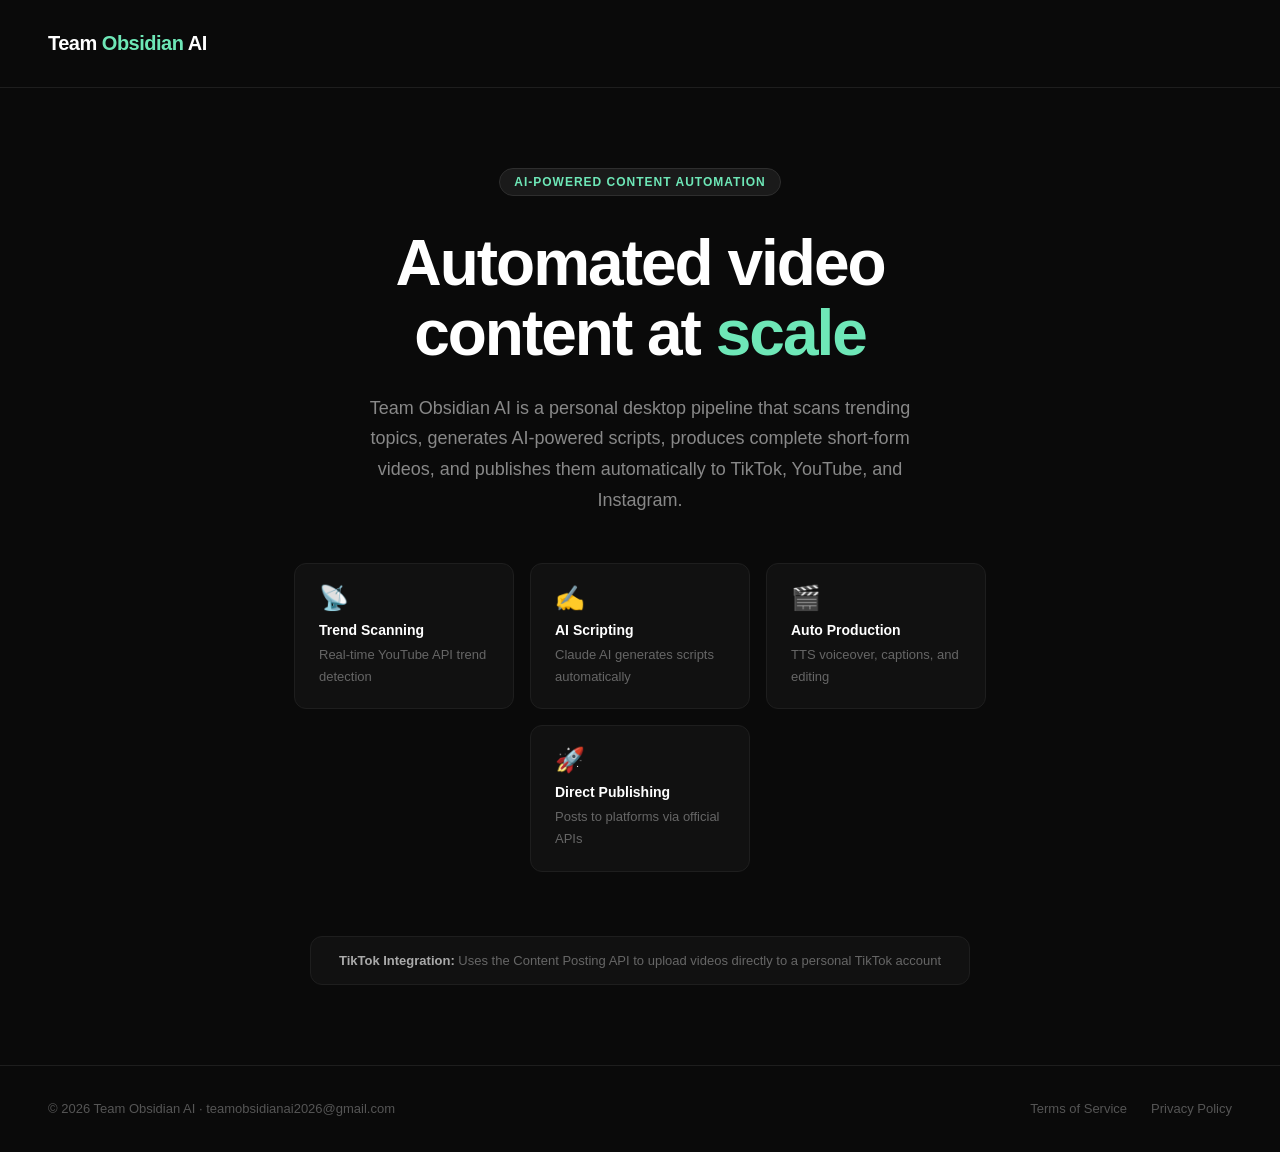
<file: index.html>
<!DOCTYPE html>
<html lang="en">
<head>
  <meta charset="UTF-8" />
  <meta name="viewport" content="width=device-width, initial-scale=1.0"/>
  <title>Team Obsidian AI</title>
  <style>
    * { margin: 0; padding: 0; box-sizing: border-box; }
    body {
      font-family: -apple-system, BlinkMacSystemFont, 'Segoe UI', sans-serif;
      background: #0a0a0a;
      color: #f0f0f0;
      min-height: 100vh;
      display: flex;
      flex-direction: column;
    }
    header {
      padding: 32px 48px;
      border-bottom: 1px solid #1e1e1e;
    }
    .logo {
      font-size: 20px;
      font-weight: 700;
      letter-spacing: -0.5px;
      color: #fff;
    }
    .logo span { color: #6ee7b7; }
    main {
      flex: 1;
      display: flex;
      flex-direction: column;
      align-items: center;
      justify-content: center;
      padding: 80px 24px;
      text-align: center;
    }
    .badge {
      display: inline-block;
      background: #1a1a1a;
      border: 1px solid #2e2e2e;
      color: #6ee7b7;
      font-size: 12px;
      font-weight: 600;
      letter-spacing: 1px;
      text-transform: uppercase;
      padding: 6px 14px;
      border-radius: 100px;
      margin-bottom: 32px;
    }
    h1 {
      font-size: clamp(36px, 6vw, 64px);
      font-weight: 800;
      letter-spacing: -2px;
      line-height: 1.1;
      margin-bottom: 24px;
      color: #fff;
    }
    h1 span { color: #6ee7b7; }
    p {
      font-size: 18px;
      color: #888;
      line-height: 1.7;
      max-width: 560px;
      margin-bottom: 48px;
    }
    .features {
      display: flex;
      flex-wrap: wrap;
      gap: 16px;
      justify-content: center;
      max-width: 700px;
      margin-bottom: 64px;
    }
    .feature {
      background: #111;
      border: 1px solid #1e1e1e;
      border-radius: 12px;
      padding: 20px 24px;
      text-align: left;
      flex: 1;
      min-width: 200px;
      max-width: 220px;
    }
    .feature-icon { font-size: 24px; margin-bottom: 10px; }
    .feature h3 { font-size: 14px; font-weight: 600; color: #fff; margin-bottom: 6px; }
    .feature p { font-size: 13px; color: #666; margin: 0; }
    .tiktok-badge {
      background: #111;
      border: 1px solid #1e1e1e;
      border-radius: 12px;
      padding: 16px 28px;
      font-size: 13px;
      color: #666;
    }
    .tiktok-badge strong { color: #aaa; }
    footer {
      padding: 32px 48px;
      border-top: 1px solid #1e1e1e;
      display: flex;
      justify-content: space-between;
      align-items: center;
      flex-wrap: wrap;
      gap: 16px;
    }
    footer p { font-size: 13px; color: #555; margin: 0; }
    footer nav { display: flex; gap: 24px; }
    footer a { font-size: 13px; color: #555; text-decoration: none; }
    footer a:hover { color: #6ee7b7; }
  </style>
</head>
<body>
  <header>
    <div class="logo">Team <span>Obsidian</span> AI</div>
  </header>

  <main>
    <div class="badge">AI-Powered Content Automation</div>
    <h1>Automated video<br/>content at <span>scale</span></h1>
    <p>Team Obsidian AI is a personal desktop pipeline that scans trending topics, generates AI-powered scripts, produces complete short-form videos, and publishes them automatically to TikTok, YouTube, and Instagram.</p>

    <div class="features">
      <div class="feature">
        <div class="feature-icon">📡</div>
        <h3>Trend Scanning</h3>
        <p>Real-time YouTube API trend detection</p>
      </div>
      <div class="feature">
        <div class="feature-icon">✍️</div>
        <h3>AI Scripting</h3>
        <p>Claude AI generates scripts automatically</p>
      </div>
      <div class="feature">
        <div class="feature-icon">🎬</div>
        <h3>Auto Production</h3>
        <p>TTS voiceover, captions, and editing</p>
      </div>
      <div class="feature">
        <div class="feature-icon">🚀</div>
        <h3>Direct Publishing</h3>
        <p>Posts to platforms via official APIs</p>
      </div>
    </div>

    <div class="tiktok-badge">
      <strong>TikTok Integration:</strong> Uses the Content Posting API to upload videos directly to a personal TikTok account
    </div>
  </main>

  <footer>
    <p>© 2026 Team Obsidian AI · teamobsidianai2026@gmail.com</p>
    <nav>
      <a href="/terms.html">Terms of Service</a>
      <a href="/privacy.html">Privacy Policy</a>
    </nav>
  </footer>
</body>
</html>
</file>
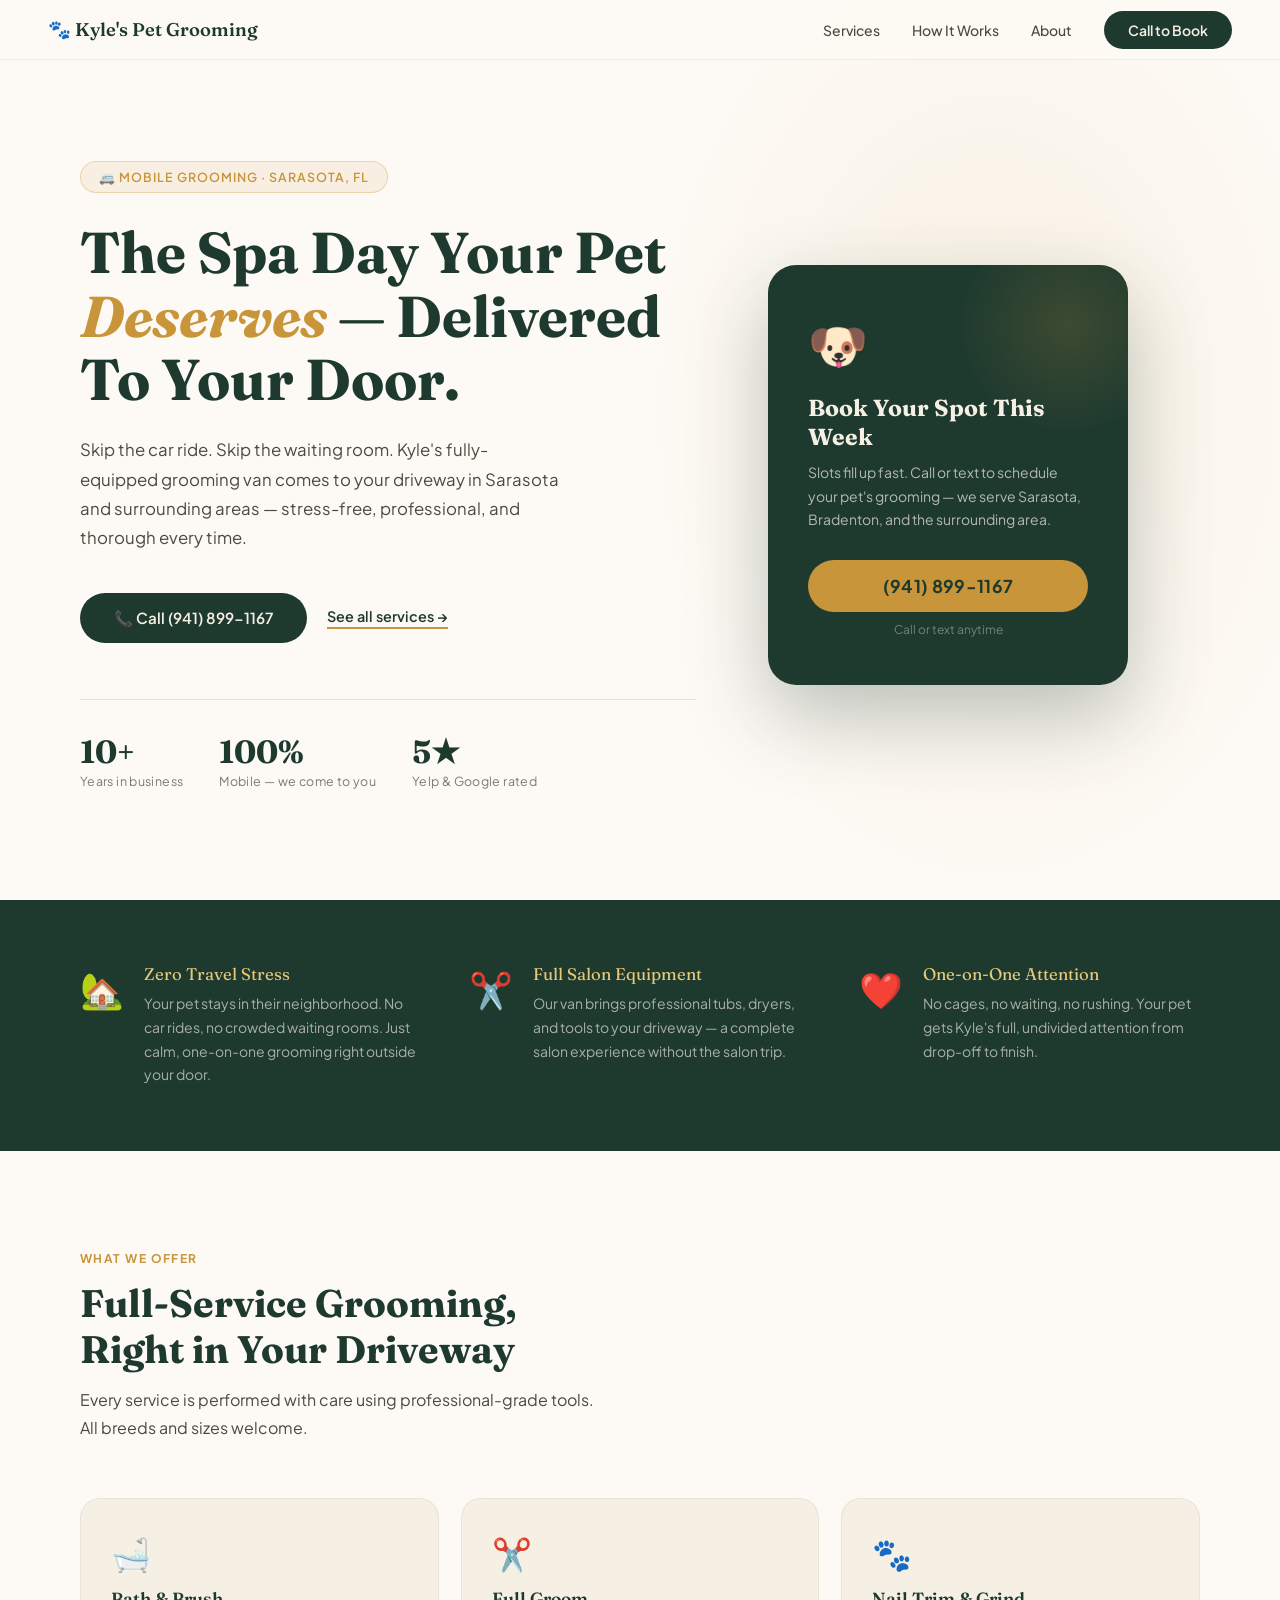
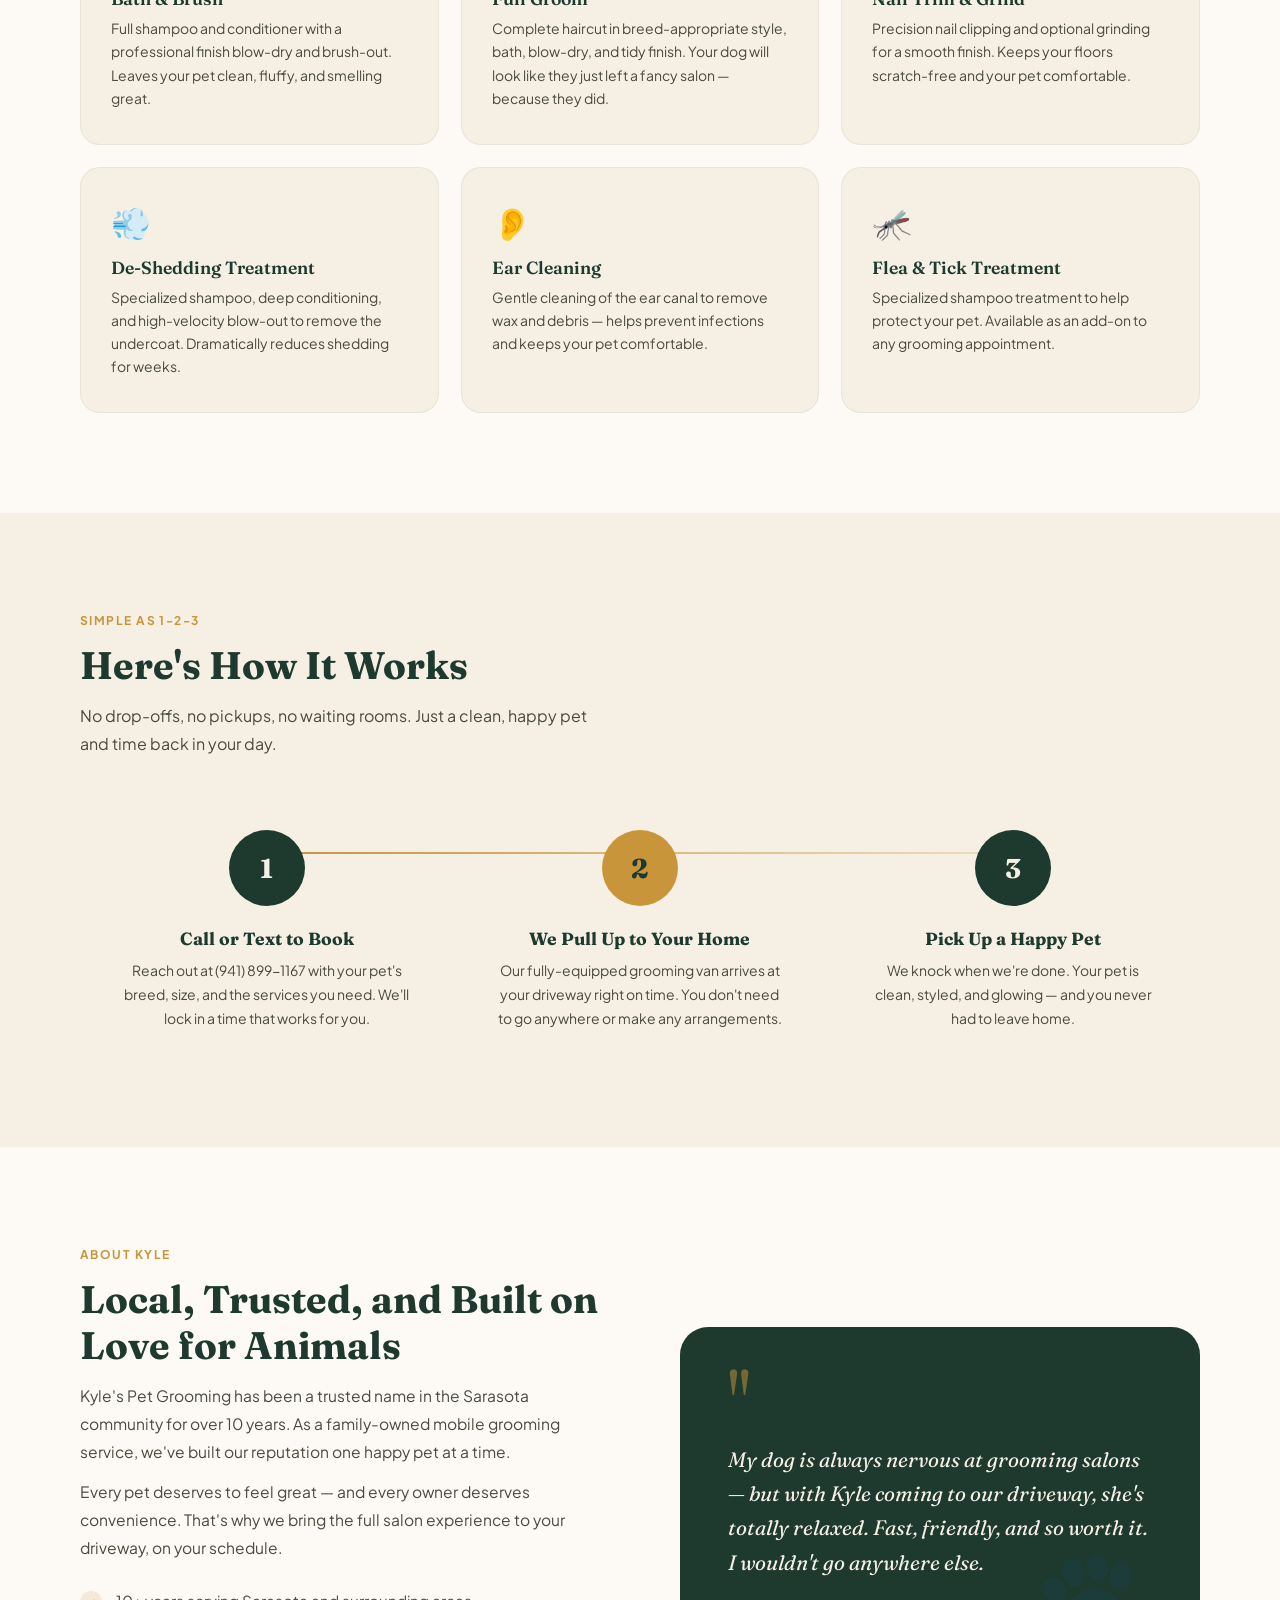
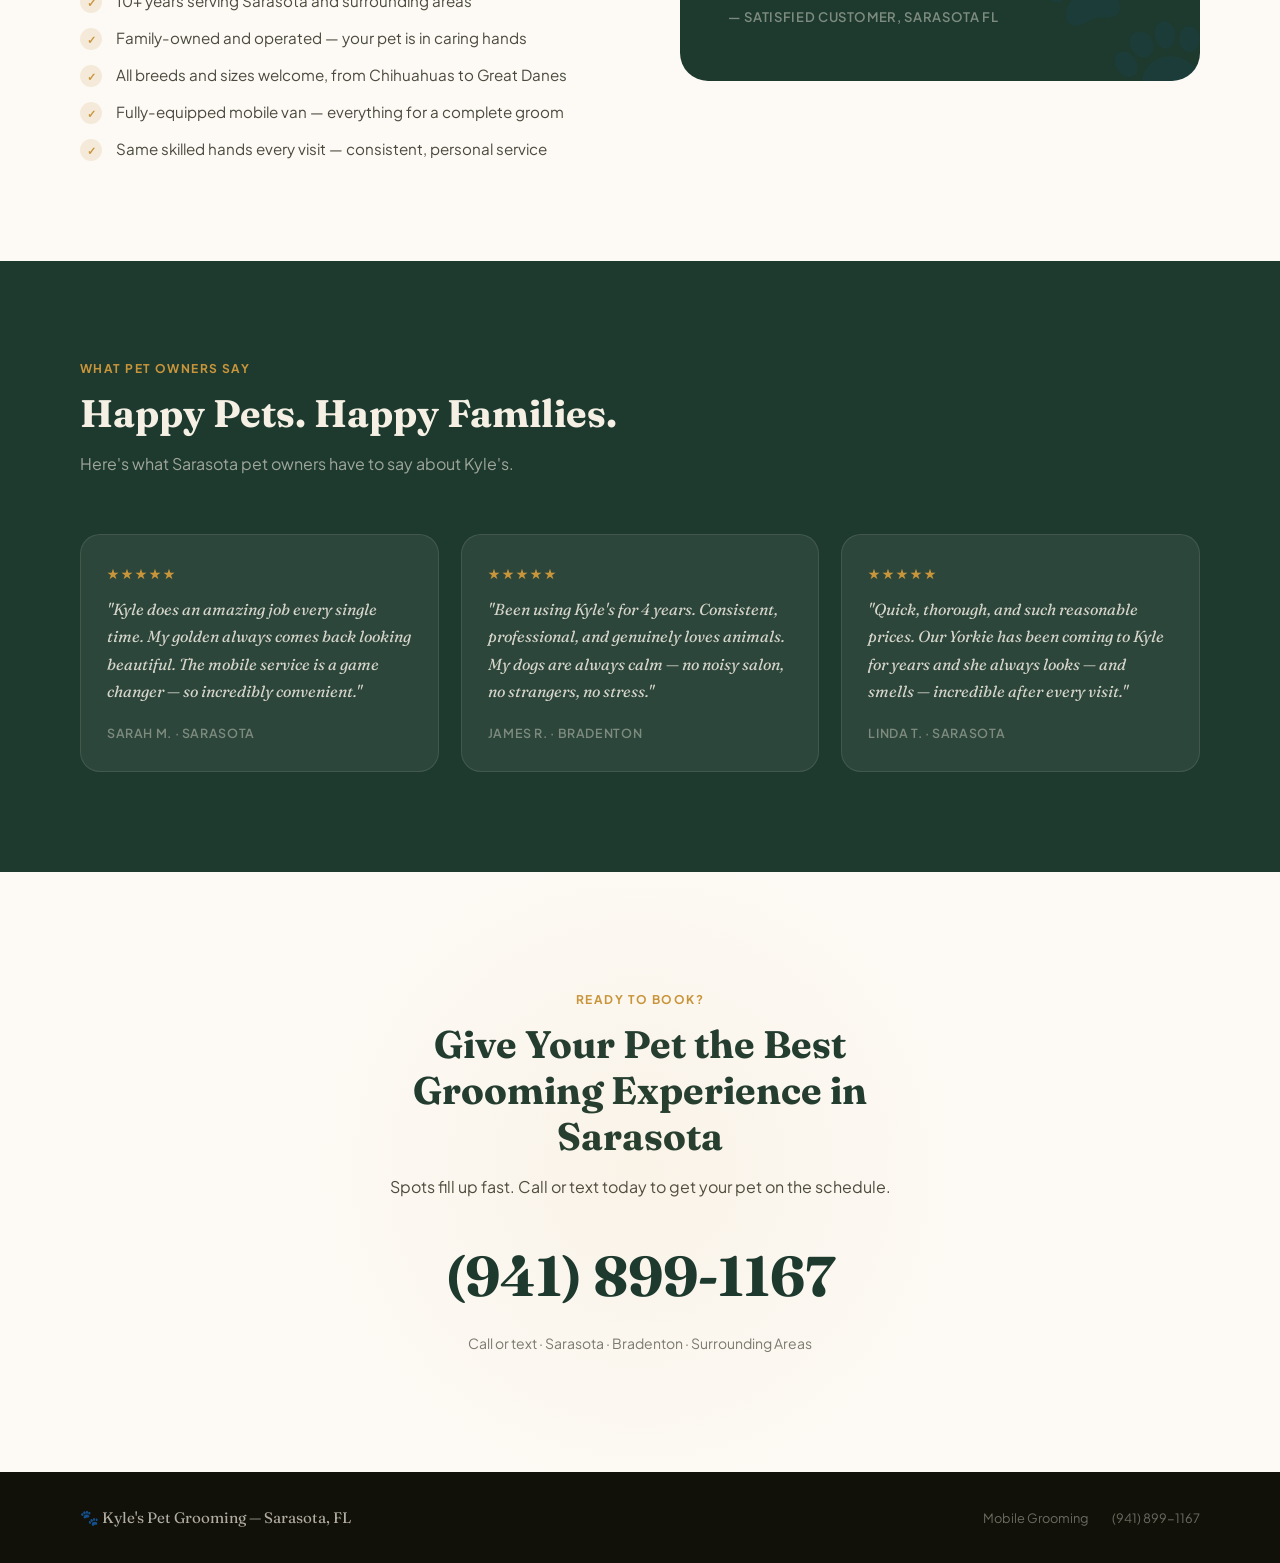
<file: kyles-pet-grooming/index.html>
<!DOCTYPE html>
<html lang="en">
<head>
    <meta charset="UTF-8">
    <meta name="viewport" content="width=device-width, initial-scale=1.0">
    <title>Kyle's Pet Grooming | Mobile Dog Grooming in Sarasota, FL</title>
    <meta name="description" content="Mobile pet grooming in Sarasota, FL. Kyle's comes to your driveway — professional, stress-free grooming for all breeds. 10+ years experience. Call (941) 899-1167.">
    <link rel="preconnect" href="https://fonts.googleapis.com">
    <link rel="preconnect" href="https://fonts.gstatic.com" crossorigin>
    <link href="https://fonts.googleapis.com/css2?family=Fraunces:ital,opsz,wght@0,9..144,300;0,9..144,600;0,9..144,700;1,9..144,400&family=Plus+Jakarta+Sans:wght@400;500;600&display=swap" rel="stylesheet">
    <style>
        :root {
            --forest: #1E3A2F;
            --cream: #F5EFE4;
            --gold: #C9953A;
            --light-gold: #E8C97A;
            --warm-white: #FDFAF5;
            --text-dark: #1A1A16;
            --text-mid: #4A4A3E;
            --text-light: #7A7A6E;
        }

        * { margin: 0; padding: 0; box-sizing: border-box; }
        html { scroll-behavior: smooth; }

        body {
            font-family: 'Plus Jakarta Sans', sans-serif;
            background: var(--warm-white);
            color: var(--text-dark);
            overflow-x: hidden;
        }

        /* NAV */
        nav {
            position: fixed;
            top: 0; left: 0; right: 0;
            z-index: 100;
            padding: 18px 48px;
            display: flex;
            align-items: center;
            justify-content: space-between;
            background: rgba(253,250,245,0.92);
            backdrop-filter: blur(14px);
            border-bottom: 1px solid rgba(201,149,58,0.15);
        }

        .nav-logo {
            font-family: 'Fraunces', serif;
            font-size: 1.15rem;
            font-weight: 600;
            color: var(--forest);
            display: flex;
            align-items: center;
            gap: 10px;
        }

        .nav-links {
            display: flex;
            gap: 32px;
            list-style: none;
        }

        .nav-links a {
            font-size: 0.875rem;
            font-weight: 500;
            color: var(--text-mid);
            text-decoration: none;
            transition: color 0.2s;
        }

        .nav-links a:hover { color: var(--forest); }

        .nav-cta {
            background: var(--forest);
            color: var(--cream) !important;
            padding: 10px 24px;
            border-radius: 50px;
            font-weight: 600 !important;
            transition: background 0.2s, transform 0.2s !important;
        }

        .nav-cta:hover {
            background: var(--gold) !important;
            transform: translateY(-1px);
            color: var(--forest) !important;
        }

        /* HERO */
        .hero {
            min-height: 100vh;
            display: grid;
            grid-template-columns: 1.1fr 0.9fr;
            align-items: center;
            padding: 130px 80px 80px;
            position: relative;
            overflow: hidden;
        }

        .hero::before {
            content: '';
            position: absolute;
            top: -10%;
            right: -5%;
            width: 55%;
            height: 110%;
            background: radial-gradient(ellipse, rgba(201,149,58,0.1) 0%, transparent 70%);
            pointer-events: none;
        }

        .hero-badge {
            display: inline-flex;
            align-items: center;
            gap: 8px;
            background: rgba(201,149,58,0.1);
            border: 1px solid rgba(201,149,58,0.3);
            color: var(--gold);
            font-size: 0.78rem;
            font-weight: 600;
            letter-spacing: 0.08em;
            text-transform: uppercase;
            padding: 7px 18px;
            border-radius: 50px;
            margin-bottom: 28px;
        }

        .hero h1 {
            font-family: 'Fraunces', serif;
            font-size: clamp(2.8rem, 4.5vw, 4rem);
            font-weight: 700;
            line-height: 1.1;
            color: var(--forest);
            margin-bottom: 24px;
        }

        .hero h1 em {
            font-style: italic;
            color: var(--gold);
        }

        .hero-sub {
            font-size: 1.05rem;
            line-height: 1.75;
            color: var(--text-mid);
            max-width: 480px;
            margin-bottom: 40px;
        }

        .hero-actions {
            display: flex;
            align-items: center;
            gap: 20px;
            flex-wrap: wrap;
        }

        .btn-primary {
            background: var(--forest);
            color: var(--cream);
            padding: 15px 34px;
            border-radius: 50px;
            text-decoration: none;
            font-size: 0.95rem;
            font-weight: 600;
            transition: all 0.25s;
            display: inline-flex;
            align-items: center;
            gap: 8px;
        }

        .btn-primary:hover {
            background: var(--gold);
            color: var(--forest);
            transform: translateY(-2px);
            box-shadow: 0 10px 30px rgba(201,149,58,0.3);
        }

        .btn-ghost {
            color: var(--forest);
            font-weight: 600;
            font-size: 0.9rem;
            text-decoration: none;
            display: inline-flex;
            align-items: center;
            gap: 6px;
            padding-bottom: 2px;
            border-bottom: 2px solid var(--gold);
            transition: color 0.2s;
        }

        .btn-ghost:hover { color: var(--gold); }

        .hero-stats {
            display: flex;
            gap: 36px;
            margin-top: 56px;
            padding-top: 36px;
            border-top: 1px solid rgba(30,58,47,0.12);
        }

        .stat-num {
            font-family: 'Fraunces', serif;
            font-size: 2rem;
            font-weight: 700;
            color: var(--forest);
            display: block;
            line-height: 1;
        }

        .stat-label {
            font-size: 0.78rem;
            color: var(--text-light);
            letter-spacing: 0.03em;
            margin-top: 5px;
        }

        /* BOOKING CARD */
        .hero-visual {
            display: flex;
            justify-content: center;
            align-items: center;
            animation: fadeUp 0.8s 0.15s ease both;
        }

        .book-card {
            background: var(--forest);
            border-radius: 28px;
            padding: 48px 40px;
            max-width: 360px;
            width: 100%;
            position: relative;
            overflow: hidden;
            box-shadow: 0 32px 80px rgba(30,58,47,0.28);
        }

        .book-card::before {
            content: '';
            position: absolute;
            top: -50px; right: -50px;
            width: 220px; height: 220px;
            background: radial-gradient(circle, rgba(201,149,58,0.18) 0%, transparent 70%);
        }

        .book-paw {
            font-size: 3rem;
            display: block;
            margin-bottom: 18px;
            position: relative;
            z-index: 1;
        }

        .book-title {
            font-family: 'Fraunces', serif;
            font-size: 1.45rem;
            color: var(--cream);
            margin-bottom: 10px;
            position: relative;
            z-index: 1;
        }

        .book-body {
            font-size: 0.875rem;
            line-height: 1.7;
            color: rgba(245,239,228,0.7);
            margin-bottom: 28px;
            position: relative;
            z-index: 1;
        }

        .phone-btn {
            display: block;
            background: var(--gold);
            color: var(--forest);
            text-align: center;
            padding: 15px 24px;
            border-radius: 50px;
            font-weight: 700;
            font-size: 1.1rem;
            text-decoration: none;
            position: relative;
            z-index: 1;
            transition: transform 0.2s, box-shadow 0.2s;
            letter-spacing: 0.02em;
        }

        .phone-btn:hover {
            transform: scale(1.02);
            box-shadow: 0 6px 20px rgba(201,149,58,0.4);
        }

        .phone-note {
            font-size: 0.75rem;
            color: rgba(245,239,228,0.4);
            text-align: center;
            margin-top: 10px;
            position: relative;
            z-index: 1;
        }

        /* WHY MOBILE STRIP */
        .why-strip {
            background: var(--forest);
            padding: 64px 80px;
            display: grid;
            grid-template-columns: repeat(3, 1fr);
            gap: 48px;
        }

        .why-point {
            display: flex;
            gap: 20px;
            align-items: flex-start;
        }

        .why-icon { font-size: 2.2rem; flex-shrink: 0; margin-top: 2px; }

        .why-title {
            font-family: 'Fraunces', serif;
            font-size: 1.05rem;
            color: var(--light-gold);
            margin-bottom: 8px;
        }

        .why-text {
            font-size: 0.875rem;
            line-height: 1.7;
            color: rgba(245,239,228,0.65);
        }

        /* SECTIONS */
        section {
            padding: 100px 80px;
        }

        .section-label {
            font-size: 0.75rem;
            font-weight: 700;
            letter-spacing: 0.12em;
            text-transform: uppercase;
            color: var(--gold);
            margin-bottom: 14px;
            display: block;
        }

        .section-title {
            font-family: 'Fraunces', serif;
            font-size: clamp(1.9rem, 3vw, 2.7rem);
            font-weight: 700;
            color: var(--forest);
            line-height: 1.2;
            margin-bottom: 14px;
        }

        .section-sub {
            font-size: 1rem;
            color: var(--text-mid);
            line-height: 1.75;
            max-width: 520px;
            margin-bottom: 56px;
        }

        /* SERVICES */
        .services-grid {
            display: grid;
            grid-template-columns: repeat(3, 1fr);
            gap: 22px;
        }

        .svc-card {
            background: var(--cream);
            border-radius: 20px;
            padding: 34px 30px;
            transition: transform 0.25s, box-shadow 0.25s;
            border: 1px solid rgba(30,58,47,0.06);
        }

        .svc-card:hover {
            transform: translateY(-4px);
            box-shadow: 0 20px 50px rgba(30,58,47,0.1);
        }

        .svc-icon { font-size: 2rem; margin-bottom: 14px; display: block; }

        .svc-name {
            font-family: 'Fraunces', serif;
            font-size: 1.1rem;
            font-weight: 600;
            color: var(--forest);
            margin-bottom: 8px;
        }

        .svc-desc {
            font-size: 0.875rem;
            line-height: 1.65;
            color: var(--text-mid);
        }

        /* HOW IT WORKS */
        .how { background: var(--cream); }

        .steps {
            display: grid;
            grid-template-columns: repeat(3, 1fr);
            gap: 0;
            position: relative;
        }

        .steps::after {
            content: '';
            position: absolute;
            top: 38px;
            left: 18%;
            right: 18%;
            height: 2px;
            background: linear-gradient(90deg, var(--gold) 0%, rgba(201,149,58,0.2) 100%);
        }

        .step {
            text-align: center;
            padding: 16px 40px;
            position: relative;
            z-index: 1;
        }

        .step-num {
            width: 76px;
            height: 76px;
            border-radius: 50%;
            background: var(--forest);
            color: var(--cream);
            font-family: 'Fraunces', serif;
            font-size: 1.7rem;
            font-weight: 700;
            display: flex;
            align-items: center;
            justify-content: center;
            margin: 0 auto 22px;
        }

        .step:nth-child(2) .step-num { background: var(--gold); color: var(--forest); }

        .step-title {
            font-family: 'Fraunces', serif;
            font-size: 1.1rem;
            color: var(--forest);
            margin-bottom: 10px;
        }

        .step-desc {
            font-size: 0.875rem;
            line-height: 1.7;
            color: var(--text-mid);
        }

        /* ABOUT */
        .about-inner {
            display: grid;
            grid-template-columns: 1fr 1fr;
            gap: 80px;
            align-items: center;
        }

        .about-card {
            background: var(--forest);
            border-radius: 28px;
            padding: 56px 48px;
            position: relative;
            overflow: hidden;
        }

        .about-card::after {
            content: '🐾';
            position: absolute;
            font-size: 9rem;
            bottom: -24px; right: -12px;
            opacity: 0.07;
            pointer-events: none;
        }

        .quote-mark {
            font-family: 'Fraunces', serif;
            font-size: 5rem;
            color: var(--gold);
            line-height: 0.5;
            display: block;
            margin-bottom: 20px;
            opacity: 0.5;
        }

        .quote-text {
            font-family: 'Fraunces', serif;
            font-style: italic;
            font-size: 1.3rem;
            color: var(--cream);
            line-height: 1.65;
            margin-bottom: 28px;
            position: relative;
            z-index: 1;
        }

        .quote-attr {
            font-size: 0.82rem;
            color: rgba(245,239,228,0.45);
            font-weight: 600;
            letter-spacing: 0.05em;
            text-transform: uppercase;
            position: relative;
            z-index: 1;
        }

        .about-list {
            list-style: none;
            margin-top: 28px;
            display: flex;
            flex-direction: column;
            gap: 14px;
        }

        .about-list li {
            display: flex;
            gap: 14px;
            font-size: 0.95rem;
            color: var(--text-mid);
            line-height: 1.5;
            align-items: flex-start;
        }

        .check {
            width: 22px; height: 22px;
            border-radius: 50%;
            background: rgba(201,149,58,0.15);
            color: var(--gold);
            font-size: 0.7rem;
            display: flex;
            align-items: center;
            justify-content: center;
            flex-shrink: 0;
            margin-top: 1px;
            font-weight: 700;
        }

        /* TESTIMONIALS */
        .testimonials { background: var(--forest); }

        .testimonials .section-title { color: var(--cream); }
        .testimonials .section-sub { color: rgba(245,239,228,0.6); }

        .t-grid {
            display: grid;
            grid-template-columns: repeat(3, 1fr);
            gap: 22px;
        }

        .t-card {
            background: rgba(245,239,228,0.07);
            border: 1px solid rgba(245,239,228,0.1);
            border-radius: 20px;
            padding: 30px 26px;
            transition: background 0.2s;
        }

        .t-card:hover {
            background: rgba(245,239,228,0.1);
        }

        .stars {
            color: var(--gold);
            font-size: 0.85rem;
            letter-spacing: 2px;
            margin-bottom: 14px;
            display: block;
        }

        .t-text {
            font-family: 'Fraunces', serif;
            font-style: italic;
            font-size: 1rem;
            line-height: 1.7;
            color: rgba(245,239,228,0.85);
            margin-bottom: 20px;
        }

        .t-author {
            font-size: 0.78rem;
            color: rgba(245,239,228,0.4);
            font-weight: 600;
            letter-spacing: 0.05em;
            text-transform: uppercase;
        }

        /* CTA */
        .cta {
            text-align: center;
            padding: 120px 80px;
            position: relative;
            overflow: hidden;
        }

        .cta::before {
            content: '';
            position: absolute;
            top: 50%; left: 50%;
            transform: translate(-50%, -50%);
            width: 700px; height: 700px;
            background: radial-gradient(circle, rgba(201,149,58,0.07) 0%, transparent 70%);
            pointer-events: none;
        }

        .cta .section-title {
            max-width: 580px;
            margin: 0 auto 14px;
        }

        .cta .section-sub {
            margin: 0 auto 44px;
        }

        .cta-phone {
            font-family: 'Fraunces', serif;
            font-size: clamp(2.2rem, 4.5vw, 3.5rem);
            font-weight: 700;
            color: var(--forest);
            text-decoration: none;
            display: inline-block;
            position: relative;
            z-index: 1;
            margin-bottom: 16px;
        }

        .cta-phone::after {
            content: '';
            display: block;
            height: 4px;
            background: var(--gold);
            border-radius: 2px;
            transform: scaleX(0);
            transition: transform 0.3s ease;
            margin-top: 4px;
        }

        .cta-phone:hover { color: var(--gold); }
        .cta-phone:hover::after { transform: scaleX(1); }

        .cta-sub {
            font-size: 0.875rem;
            color: var(--text-light);
            position: relative;
            z-index: 1;
        }

        /* FOOTER */
        footer {
            background: #111109;
            color: rgba(245,239,228,0.4);
            padding: 36px 80px;
            display: flex;
            align-items: center;
            justify-content: space-between;
            font-size: 0.8rem;
        }

        .footer-logo {
            font-family: 'Fraunces', serif;
            font-size: 0.95rem;
            color: rgba(245,239,228,0.7);
        }

        footer a {
            color: rgba(245,239,228,0.4);
            text-decoration: none;
            transition: color 0.2s;
        }

        footer a:hover { color: var(--gold); }

        /* ANIMATIONS */
        @keyframes fadeUp {
            from { opacity: 0; transform: translateY(28px); }
            to { opacity: 1; transform: translateY(0); }
        }

        .hero-text { animation: fadeUp 0.8s ease both; }
        .hero-visual { animation: fadeUp 0.8s 0.18s ease both; }

        /* MOBILE */
        @media (max-width: 900px) {
            nav { padding: 16px 24px; }
            .nav-links { display: none; }
            .hero { grid-template-columns: 1fr; padding: 100px 28px 60px; }
            .hero-visual { display: none; }
            .why-strip { grid-template-columns: 1fr; padding: 50px 28px; gap: 32px; }
            section { padding: 70px 28px; }
            .services-grid, .steps, .t-grid { grid-template-columns: 1fr; }
            .steps::after { display: none; }
            .about-inner { grid-template-columns: 1fr; gap: 36px; }
            .cta { padding: 80px 28px; }
            footer { flex-direction: column; gap: 14px; text-align: center; padding: 30px 28px; }
        }
    </style>
</head>
<body>

<nav>
    <div class="nav-logo">🐾 Kyle's Pet Grooming</div>
    <ul class="nav-links">
        <li><a href="#services">Services</a></li>
        <li><a href="#how">How It Works</a></li>
        <li><a href="#about">About</a></li>
        <li><a href="tel:9418991167" class="nav-cta">Call to Book</a></li>
    </ul>
</nav>

<!-- HERO -->
<section class="hero" id="home">
    <div class="hero-text">
        <div class="hero-badge">🚐 Mobile Grooming · Sarasota, FL</div>
        <h1>The Spa Day Your Pet<br><em>Deserves</em> — Delivered<br>To Your Door.</h1>
        <p class="hero-sub">Skip the car ride. Skip the waiting room. Kyle's fully-equipped grooming van comes to your driveway in Sarasota and surrounding areas — stress-free, professional, and thorough every time.</p>
        <div class="hero-actions">
            <a href="tel:9418991167" class="btn-primary">📞 Call (941) 899-1167</a>
            <a href="#services" class="btn-ghost">See all services →</a>
        </div>
        <div class="hero-stats">
            <div>
                <span class="stat-num">10+</span>
                <div class="stat-label">Years in business</div>
            </div>
            <div>
                <span class="stat-num">100%</span>
                <div class="stat-label">Mobile — we come to you</div>
            </div>
            <div>
                <span class="stat-num">5★</span>
                <div class="stat-label">Yelp & Google rated</div>
            </div>
        </div>
    </div>
    <div class="hero-visual">
        <div class="book-card">
            <span class="book-paw">🐶</span>
            <h3 class="book-title">Book Your Spot This Week</h3>
            <p class="book-body">Slots fill up fast. Call or text to schedule your pet's grooming — we serve Sarasota, Bradenton, and the surrounding area.</p>
            <a href="tel:9418991167" class="phone-btn">(941) 899-1167</a>
            <p class="phone-note">Call or text anytime</p>
        </div>
    </div>
</section>

<!-- WHY MOBILE -->
<div class="why-strip">
    <div class="why-point">
        <span class="why-icon">🏡</span>
        <div>
            <div class="why-title">Zero Travel Stress</div>
            <p class="why-text">Your pet stays in their neighborhood. No car rides, no crowded waiting rooms. Just calm, one-on-one grooming right outside your door.</p>
        </div>
    </div>
    <div class="why-point">
        <span class="why-icon">✂️</span>
        <div>
            <div class="why-title">Full Salon Equipment</div>
            <p class="why-text">Our van brings professional tubs, dryers, and tools to your driveway — a complete salon experience without the salon trip.</p>
        </div>
    </div>
    <div class="why-point">
        <span class="why-icon">❤️</span>
        <div>
            <div class="why-title">One-on-One Attention</div>
            <p class="why-text">No cages, no waiting, no rushing. Your pet gets Kyle's full, undivided attention from drop-off to finish.</p>
        </div>
    </div>
</div>

<!-- SERVICES -->
<section id="services">
    <span class="section-label">What We Offer</span>
    <h2 class="section-title">Full-Service Grooming,<br>Right in Your Driveway</h2>
    <p class="section-sub">Every service is performed with care using professional-grade tools. All breeds and sizes welcome.</p>
    <div class="services-grid">
        <div class="svc-card">
            <span class="svc-icon">🛁</span>
            <h3 class="svc-name">Bath & Brush</h3>
            <p class="svc-desc">Full shampoo and conditioner with a professional finish blow-dry and brush-out. Leaves your pet clean, fluffy, and smelling great.</p>
        </div>
        <div class="svc-card">
            <span class="svc-icon">✂️</span>
            <h3 class="svc-name">Full Groom</h3>
            <p class="svc-desc">Complete haircut in breed-appropriate style, bath, blow-dry, and tidy finish. Your dog will look like they just left a fancy salon — because they did.</p>
        </div>
        <div class="svc-card">
            <span class="svc-icon">🐾</span>
            <h3 class="svc-name">Nail Trim & Grind</h3>
            <p class="svc-desc">Precision nail clipping and optional grinding for a smooth finish. Keeps your floors scratch-free and your pet comfortable.</p>
        </div>
        <div class="svc-card">
            <span class="svc-icon">💨</span>
            <h3 class="svc-name">De-Shedding Treatment</h3>
            <p class="svc-desc">Specialized shampoo, deep conditioning, and high-velocity blow-out to remove the undercoat. Dramatically reduces shedding for weeks.</p>
        </div>
        <div class="svc-card">
            <span class="svc-icon">👂</span>
            <h3 class="svc-name">Ear Cleaning</h3>
            <p class="svc-desc">Gentle cleaning of the ear canal to remove wax and debris — helps prevent infections and keeps your pet comfortable.</p>
        </div>
        <div class="svc-card">
            <span class="svc-icon">🦟</span>
            <h3 class="svc-name">Flea & Tick Treatment</h3>
            <p class="svc-desc">Specialized shampoo treatment to help protect your pet. Available as an add-on to any grooming appointment.</p>
        </div>
    </div>
</section>

<!-- HOW IT WORKS -->
<section class="how" id="how">
    <span class="section-label">Simple as 1-2-3</span>
    <h2 class="section-title">Here's How It Works</h2>
    <p class="section-sub">No drop-offs, no pickups, no waiting rooms. Just a clean, happy pet and time back in your day.</p>
    <div class="steps">
        <div class="step">
            <div class="step-num">1</div>
            <h3 class="step-title">Call or Text to Book</h3>
            <p class="step-desc">Reach out at (941) 899-1167 with your pet's breed, size, and the services you need. We'll lock in a time that works for you.</p>
        </div>
        <div class="step">
            <div class="step-num">2</div>
            <h3 class="step-title">We Pull Up to Your Home</h3>
            <p class="step-desc">Our fully-equipped grooming van arrives at your driveway right on time. You don't need to go anywhere or make any arrangements.</p>
        </div>
        <div class="step">
            <div class="step-num">3</div>
            <h3 class="step-title">Pick Up a Happy Pet</h3>
            <p class="step-desc">We knock when we're done. Your pet is clean, styled, and glowing — and you never had to leave home.</p>
        </div>
    </div>
</section>

<!-- ABOUT -->
<section id="about">
    <div class="about-inner">
        <div>
            <span class="section-label">About Kyle</span>
            <h2 class="section-title">Local, Trusted, and Built on Love for Animals</h2>
            <p style="font-size:0.975rem;line-height:1.8;color:var(--text-mid);margin-bottom:12px;">Kyle's Pet Grooming has been a trusted name in the Sarasota community for over 10 years. As a family-owned mobile grooming service, we've built our reputation one happy pet at a time.</p>
            <p style="font-size:0.975rem;line-height:1.8;color:var(--text-mid);">Every pet deserves to feel great — and every owner deserves convenience. That's why we bring the full salon experience to your driveway, on your schedule.</p>
            <ul class="about-list">
                <li><span class="check">✓</span> 10+ years serving Sarasota and surrounding areas</li>
                <li><span class="check">✓</span> Family-owned and operated — your pet is in caring hands</li>
                <li><span class="check">✓</span> All breeds and sizes welcome, from Chihuahuas to Great Danes</li>
                <li><span class="check">✓</span> Fully-equipped mobile van — everything for a complete groom</li>
                <li><span class="check">✓</span> Same skilled hands every visit — consistent, personal service</li>
            </ul>
        </div>
        <div class="about-card">
            <span class="quote-mark">"</span>
            <p class="quote-text">My dog is always nervous at grooming salons — but with Kyle coming to our driveway, she's totally relaxed. Fast, friendly, and so worth it. I wouldn't go anywhere else.</p>
            <div class="quote-attr">— Satisfied customer, Sarasota FL</div>
        </div>
    </div>
</section>

<!-- TESTIMONIALS -->
<section class="testimonials" id="reviews">
    <span class="section-label">What Pet Owners Say</span>
    <h2 class="section-title">Happy Pets. Happy Families.</h2>
    <p class="section-sub">Here's what Sarasota pet owners have to say about Kyle's.</p>
    <div class="t-grid">
        <div class="t-card">
            <span class="stars">★★★★★</span>
            <p class="t-text">"Kyle does an amazing job every single time. My golden always comes back looking beautiful. The mobile service is a game changer — so incredibly convenient."</p>
            <div class="t-author">Sarah M. · Sarasota</div>
        </div>
        <div class="t-card">
            <span class="stars">★★★★★</span>
            <p class="t-text">"Been using Kyle's for 4 years. Consistent, professional, and genuinely loves animals. My dogs are always calm — no noisy salon, no strangers, no stress."</p>
            <div class="t-author">James R. · Bradenton</div>
        </div>
        <div class="t-card">
            <span class="stars">★★★★★</span>
            <p class="t-text">"Quick, thorough, and such reasonable prices. Our Yorkie has been coming to Kyle for years and she always looks — and smells — incredible after every visit."</p>
            <div class="t-author">Linda T. · Sarasota</div>
        </div>
    </div>
</section>

<!-- CTA -->
<section class="cta" id="contact">
    <span class="section-label">Ready to Book?</span>
    <h2 class="section-title">Give Your Pet the Best Grooming Experience in Sarasota</h2>
    <p class="section-sub" style="margin:0 auto 40px;">Spots fill up fast. Call or text today to get your pet on the schedule.</p>
    <div>
        <a href="tel:9418991167" class="cta-phone">(941) 899-1167</a>
    </div>
    <p class="cta-sub">Call or text · Sarasota · Bradenton · Surrounding Areas</p>
</section>

<footer>
    <div class="footer-logo">🐾 Kyle's Pet Grooming — Sarasota, FL</div>
    <div style="display:flex;gap:24px;align-items:center;">
        <span>Mobile Grooming</span>
        <a href="tel:9418991167">(941) 899-1167</a>
    </div>
</footer>

</body>
</html>
</file>
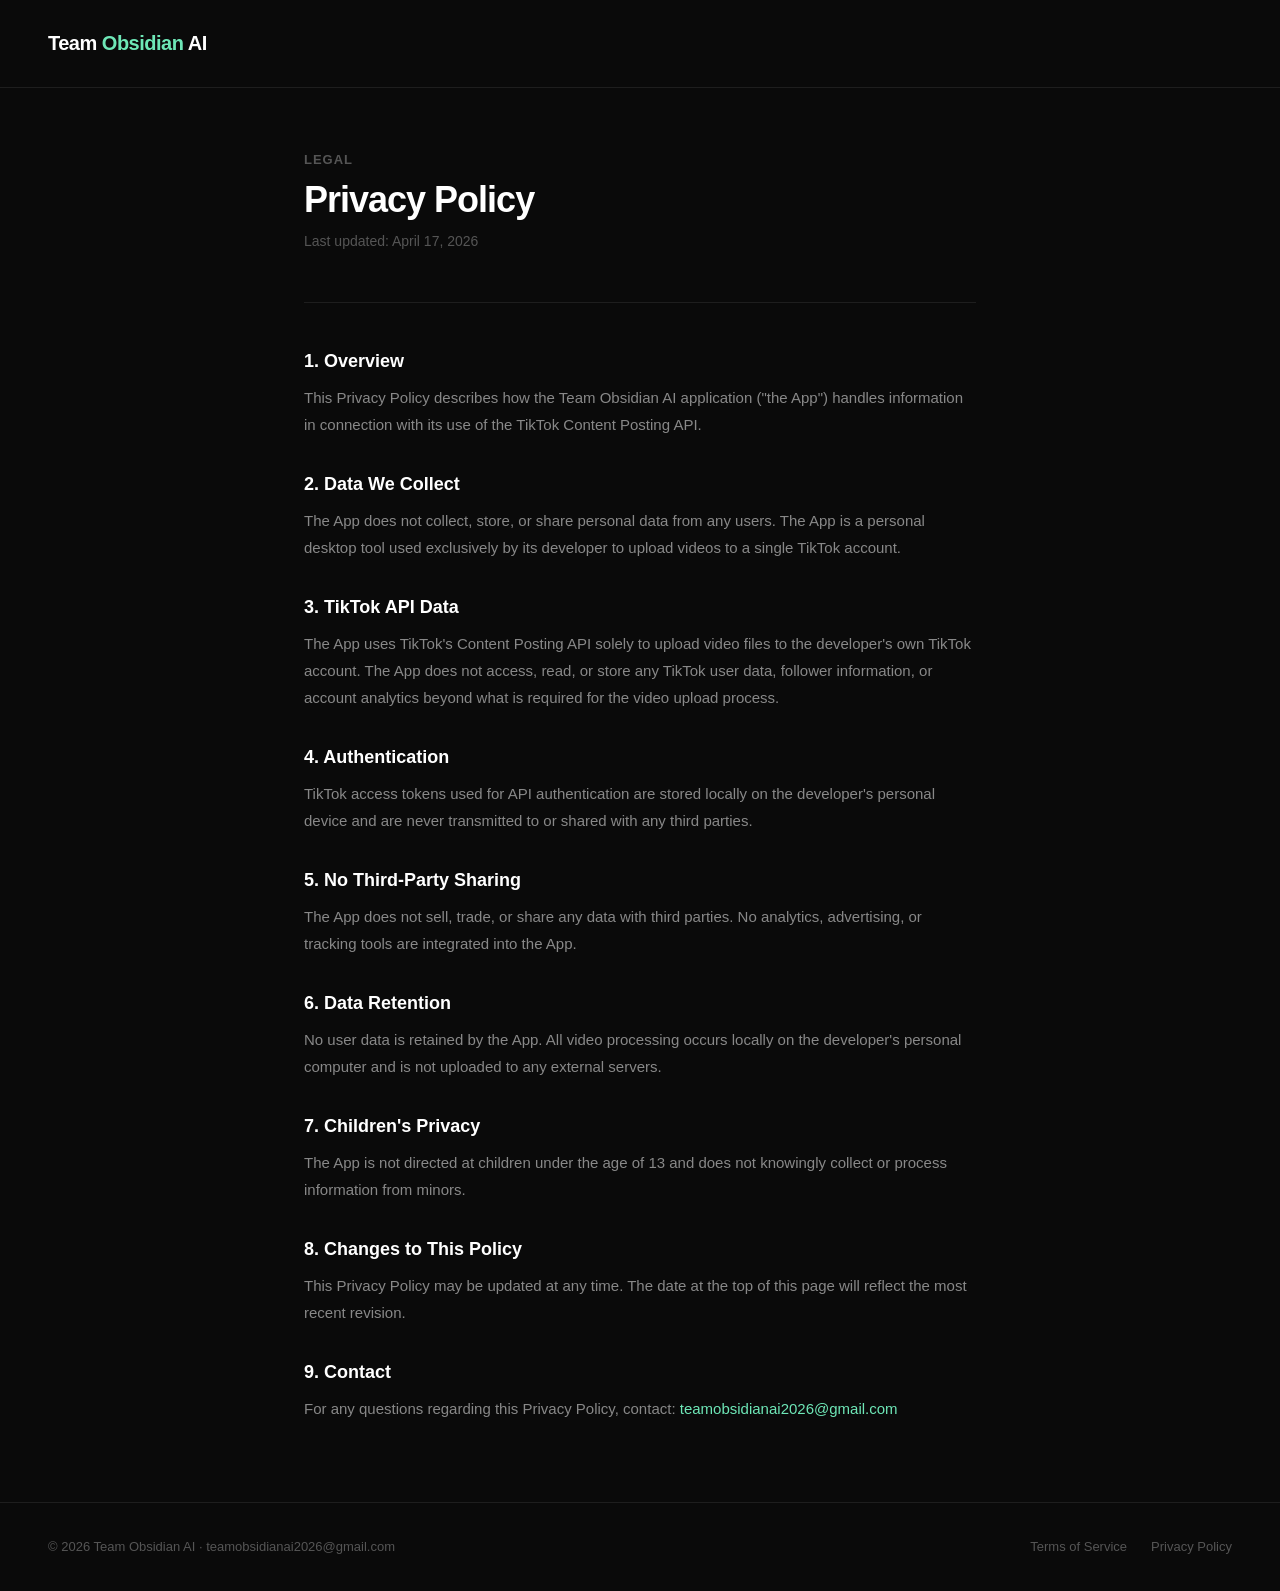
<file: privacy.html>
<!DOCTYPE html>
<html lang="en">
<head>
  <meta charset="UTF-8" />
  <meta name="viewport" content="width=device-width, initial-scale=1.0"/>
  <title>Privacy Policy — Team Obsidian AI</title>
  <style>
    * { margin: 0; padding: 0; box-sizing: border-box; }
    body {
      font-family: -apple-system, BlinkMacSystemFont, 'Segoe UI', sans-serif;
      background: #0a0a0a;
      color: #f0f0f0;
      min-height: 100vh;
      display: flex;
      flex-direction: column;
    }
    header {
      padding: 32px 48px;
      border-bottom: 1px solid #1e1e1e;
      display: flex;
      justify-content: space-between;
      align-items: center;
    }
    .logo {
      font-size: 20px;
      font-weight: 700;
      letter-spacing: -0.5px;
      color: #fff;
      text-decoration: none;
    }
    .logo span { color: #6ee7b7; }
    main {
      flex: 1;
      max-width: 720px;
      margin: 0 auto;
      padding: 64px 24px;
      width: 100%;
    }
    .meta {
      font-size: 13px;
      color: #555;
      margin-bottom: 12px;
      text-transform: uppercase;
      letter-spacing: 1px;
      font-weight: 600;
    }
    h1 {
      font-size: 36px;
      font-weight: 800;
      letter-spacing: -1px;
      margin-bottom: 8px;
      color: #fff;
    }
    .updated {
      font-size: 14px;
      color: #555;
      margin-bottom: 48px;
      padding-bottom: 48px;
      border-bottom: 1px solid #1e1e1e;
    }
    h2 {
      font-size: 18px;
      font-weight: 700;
      color: #fff;
      margin: 36px 0 12px;
    }
    p {
      font-size: 15px;
      color: #888;
      line-height: 1.8;
      margin-bottom: 16px;
    }
    a { color: #6ee7b7; text-decoration: none; }
    a:hover { text-decoration: underline; }
    footer {
      padding: 32px 48px;
      border-top: 1px solid #1e1e1e;
      display: flex;
      justify-content: space-between;
      align-items: center;
      flex-wrap: wrap;
      gap: 16px;
    }
    footer p { font-size: 13px; color: #555; margin: 0; }
    footer nav { display: flex; gap: 24px; }
    footer a { font-size: 13px; color: #555; text-decoration: none; }
    footer a:hover { color: #6ee7b7; }
  </style>
</head>
<body>
  <header>
    <a class="logo" href="/">Team <span>Obsidian</span> AI</a>
  </header>

  <main>
    <div class="meta">Legal</div>
    <h1>Privacy Policy</h1>
    <p class="updated">Last updated: April 17, 2026</p>

    <h2>1. Overview</h2>
    <p>This Privacy Policy describes how the Team Obsidian AI application ("the App") handles information in connection with its use of the TikTok Content Posting API.</p>

    <h2>2. Data We Collect</h2>
    <p>The App does not collect, store, or share personal data from any users. The App is a personal desktop tool used exclusively by its developer to upload videos to a single TikTok account.</p>

    <h2>3. TikTok API Data</h2>
    <p>The App uses TikTok's Content Posting API solely to upload video files to the developer's own TikTok account. The App does not access, read, or store any TikTok user data, follower information, or account analytics beyond what is required for the video upload process.</p>

    <h2>4. Authentication</h2>
    <p>TikTok access tokens used for API authentication are stored locally on the developer's personal device and are never transmitted to or shared with any third parties.</p>

    <h2>5. No Third-Party Sharing</h2>
    <p>The App does not sell, trade, or share any data with third parties. No analytics, advertising, or tracking tools are integrated into the App.</p>

    <h2>6. Data Retention</h2>
    <p>No user data is retained by the App. All video processing occurs locally on the developer's personal computer and is not uploaded to any external servers.</p>

    <h2>7. Children's Privacy</h2>
    <p>The App is not directed at children under the age of 13 and does not knowingly collect or process information from minors.</p>

    <h2>8. Changes to This Policy</h2>
    <p>This Privacy Policy may be updated at any time. The date at the top of this page will reflect the most recent revision.</p>

    <h2>9. Contact</h2>
    <p>For any questions regarding this Privacy Policy, contact: <a href="mailto:teamobsidianai2026@gmail.com">teamobsidianai2026@gmail.com</a></p>
  </main>

  <footer>
    <p>© 2026 Team Obsidian AI · teamobsidianai2026@gmail.com</p>
    <nav>
      <a href="/terms.html">Terms of Service</a>
      <a href="/privacy.html">Privacy Policy</a>
    </nav>
  </footer>
</body>
</html>
</file>
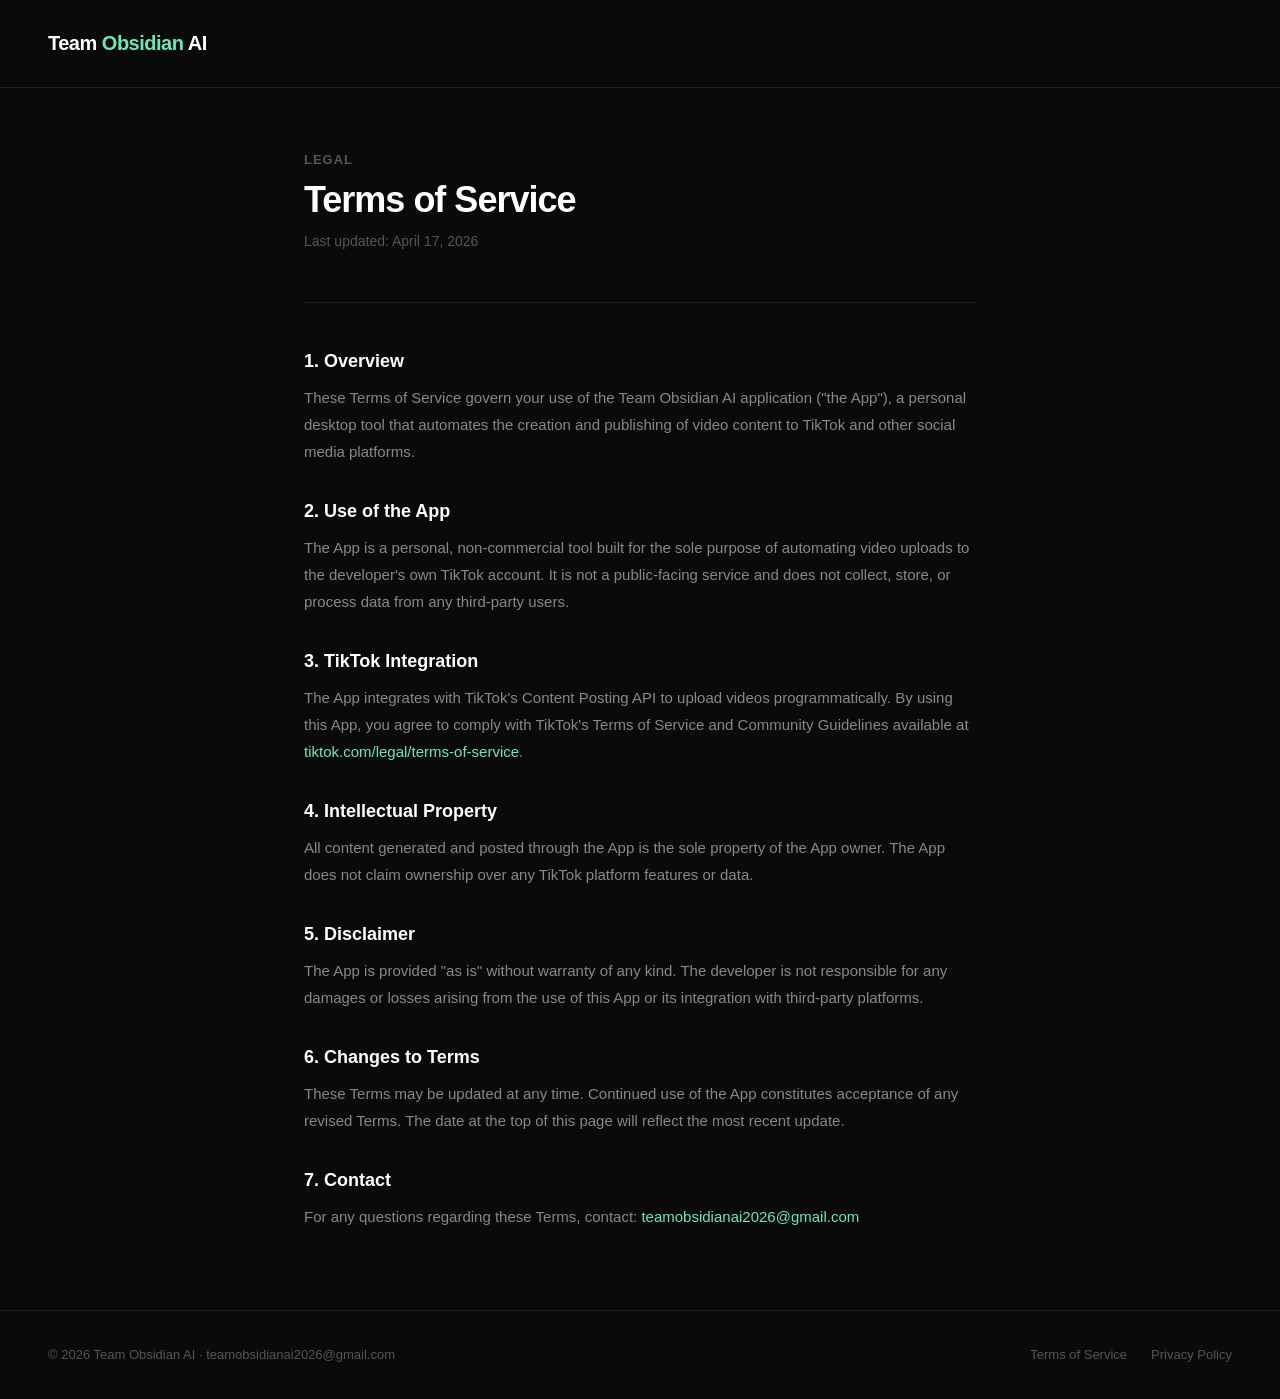
<file: terms.html>
<!DOCTYPE html>
<html lang="en">
<head>
  <meta charset="UTF-8" />
  <meta name="viewport" content="width=device-width, initial-scale=1.0"/>
  <title>Terms of Service — Team Obsidian AI</title>
  <style>
    * { margin: 0; padding: 0; box-sizing: border-box; }
    body {
      font-family: -apple-system, BlinkMacSystemFont, 'Segoe UI', sans-serif;
      background: #0a0a0a;
      color: #f0f0f0;
      min-height: 100vh;
      display: flex;
      flex-direction: column;
    }
    header {
      padding: 32px 48px;
      border-bottom: 1px solid #1e1e1e;
      display: flex;
      justify-content: space-between;
      align-items: center;
    }
    .logo {
      font-size: 20px;
      font-weight: 700;
      letter-spacing: -0.5px;
      color: #fff;
      text-decoration: none;
    }
    .logo span { color: #6ee7b7; }
    main {
      flex: 1;
      max-width: 720px;
      margin: 0 auto;
      padding: 64px 24px;
      width: 100%;
    }
    .meta {
      font-size: 13px;
      color: #555;
      margin-bottom: 12px;
      text-transform: uppercase;
      letter-spacing: 1px;
      font-weight: 600;
    }
    h1 {
      font-size: 36px;
      font-weight: 800;
      letter-spacing: -1px;
      margin-bottom: 8px;
      color: #fff;
    }
    .updated {
      font-size: 14px;
      color: #555;
      margin-bottom: 48px;
      padding-bottom: 48px;
      border-bottom: 1px solid #1e1e1e;
    }
    h2 {
      font-size: 18px;
      font-weight: 700;
      color: #fff;
      margin: 36px 0 12px;
    }
    p {
      font-size: 15px;
      color: #888;
      line-height: 1.8;
      margin-bottom: 16px;
    }
    a { color: #6ee7b7; text-decoration: none; }
    a:hover { text-decoration: underline; }
    footer {
      padding: 32px 48px;
      border-top: 1px solid #1e1e1e;
      display: flex;
      justify-content: space-between;
      align-items: center;
      flex-wrap: wrap;
      gap: 16px;
    }
    footer p { font-size: 13px; color: #555; margin: 0; }
    footer nav { display: flex; gap: 24px; }
    footer a { font-size: 13px; color: #555; text-decoration: none; }
    footer a:hover { color: #6ee7b7; }
  </style>
</head>
<body>
  <header>
    <a class="logo" href="/">Team <span>Obsidian</span> AI</a>
  </header>

  <main>
    <div class="meta">Legal</div>
    <h1>Terms of Service</h1>
    <p class="updated">Last updated: April 17, 2026</p>

    <h2>1. Overview</h2>
    <p>These Terms of Service govern your use of the Team Obsidian AI application ("the App"), a personal desktop tool that automates the creation and publishing of video content to TikTok and other social media platforms.</p>

    <h2>2. Use of the App</h2>
    <p>The App is a personal, non-commercial tool built for the sole purpose of automating video uploads to the developer's own TikTok account. It is not a public-facing service and does not collect, store, or process data from any third-party users.</p>

    <h2>3. TikTok Integration</h2>
    <p>The App integrates with TikTok's Content Posting API to upload videos programmatically. By using this App, you agree to comply with TikTok's Terms of Service and Community Guidelines available at <a href="https://www.tiktok.com/legal/terms-of-service" target="_blank">tiktok.com/legal/terms-of-service</a>.</p>

    <h2>4. Intellectual Property</h2>
    <p>All content generated and posted through the App is the sole property of the App owner. The App does not claim ownership over any TikTok platform features or data.</p>

    <h2>5. Disclaimer</h2>
    <p>The App is provided "as is" without warranty of any kind. The developer is not responsible for any damages or losses arising from the use of this App or its integration with third-party platforms.</p>

    <h2>6. Changes to Terms</h2>
    <p>These Terms may be updated at any time. Continued use of the App constitutes acceptance of any revised Terms. The date at the top of this page will reflect the most recent update.</p>

    <h2>7. Contact</h2>
    <p>For any questions regarding these Terms, contact: <a href="mailto:teamobsidianai2026@gmail.com">teamobsidianai2026@gmail.com</a></p>
  </main>

  <footer>
    <p>© 2026 Team Obsidian AI · teamobsidianai2026@gmail.com</p>
    <nav>
      <a href="/terms.html">Terms of Service</a>
      <a href="/privacy.html">Privacy Policy</a>
    </nav>
  </footer>
</body>
</html>
</file>
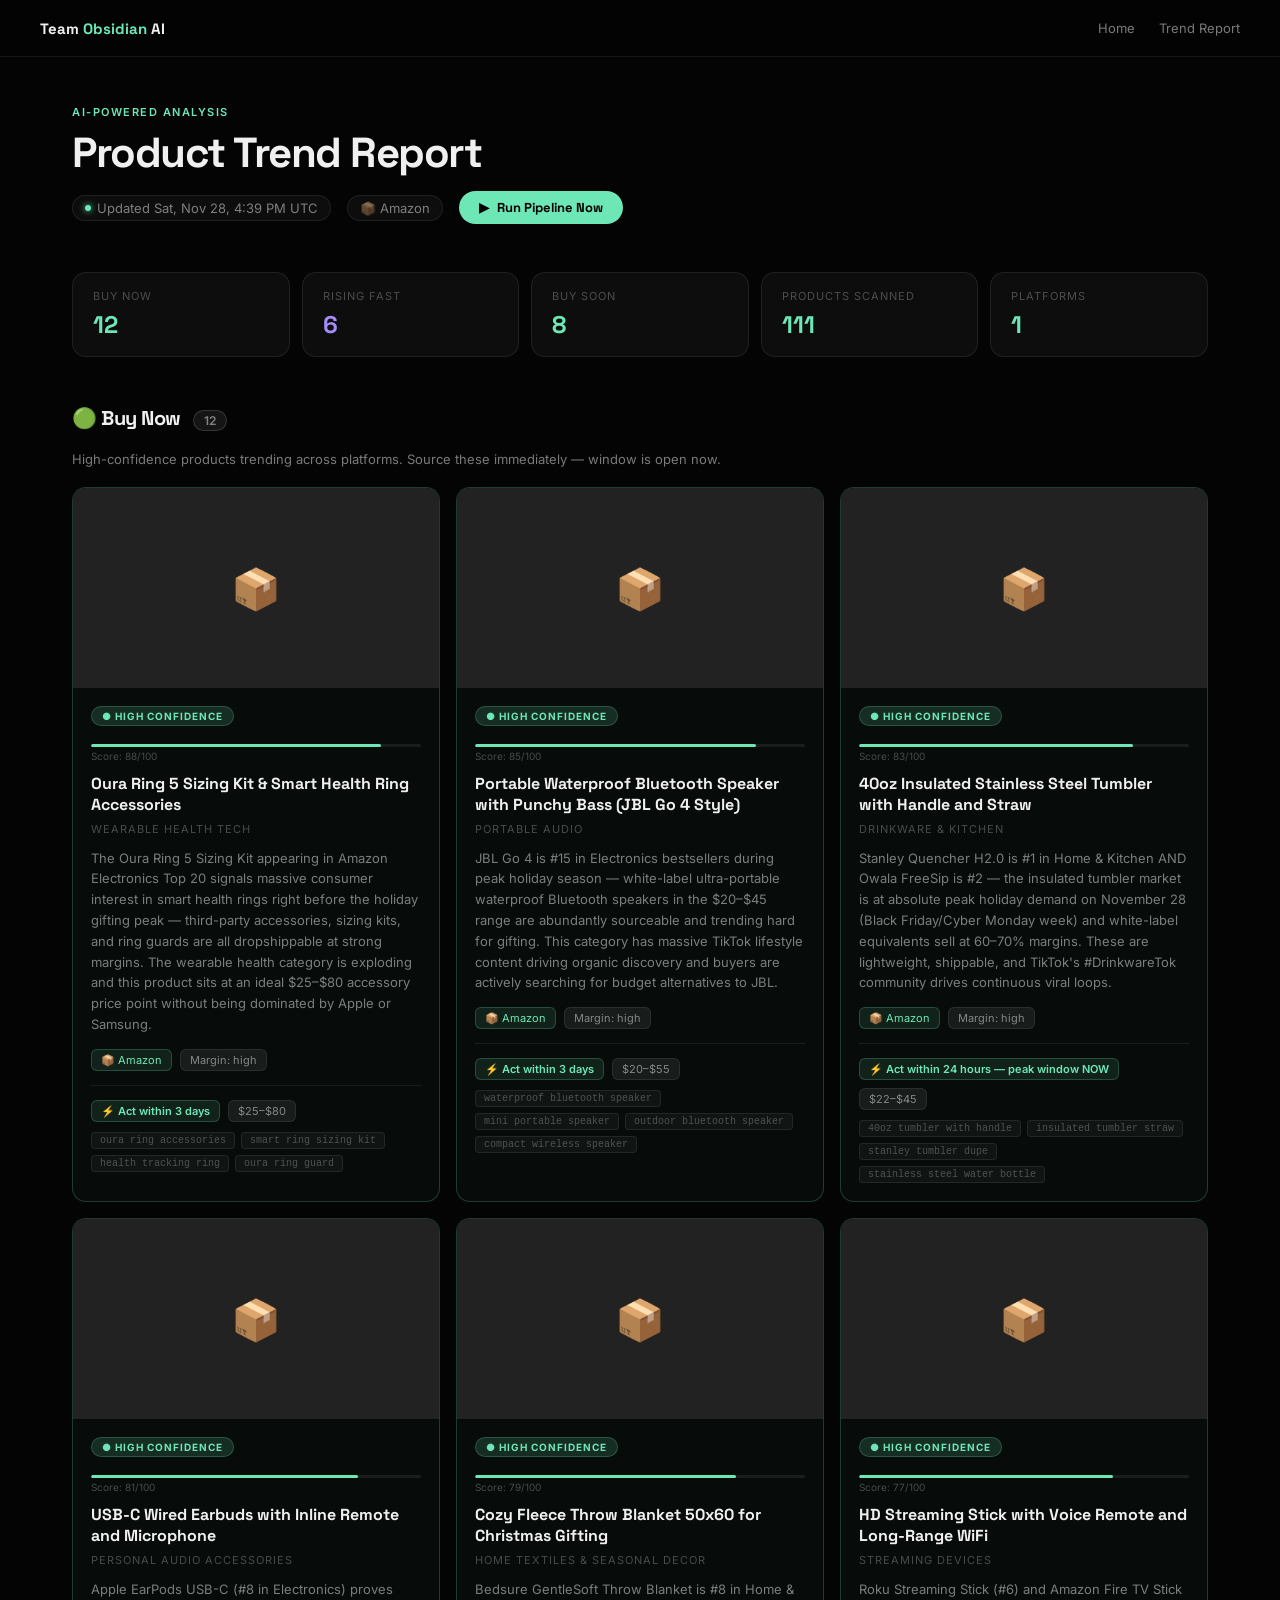
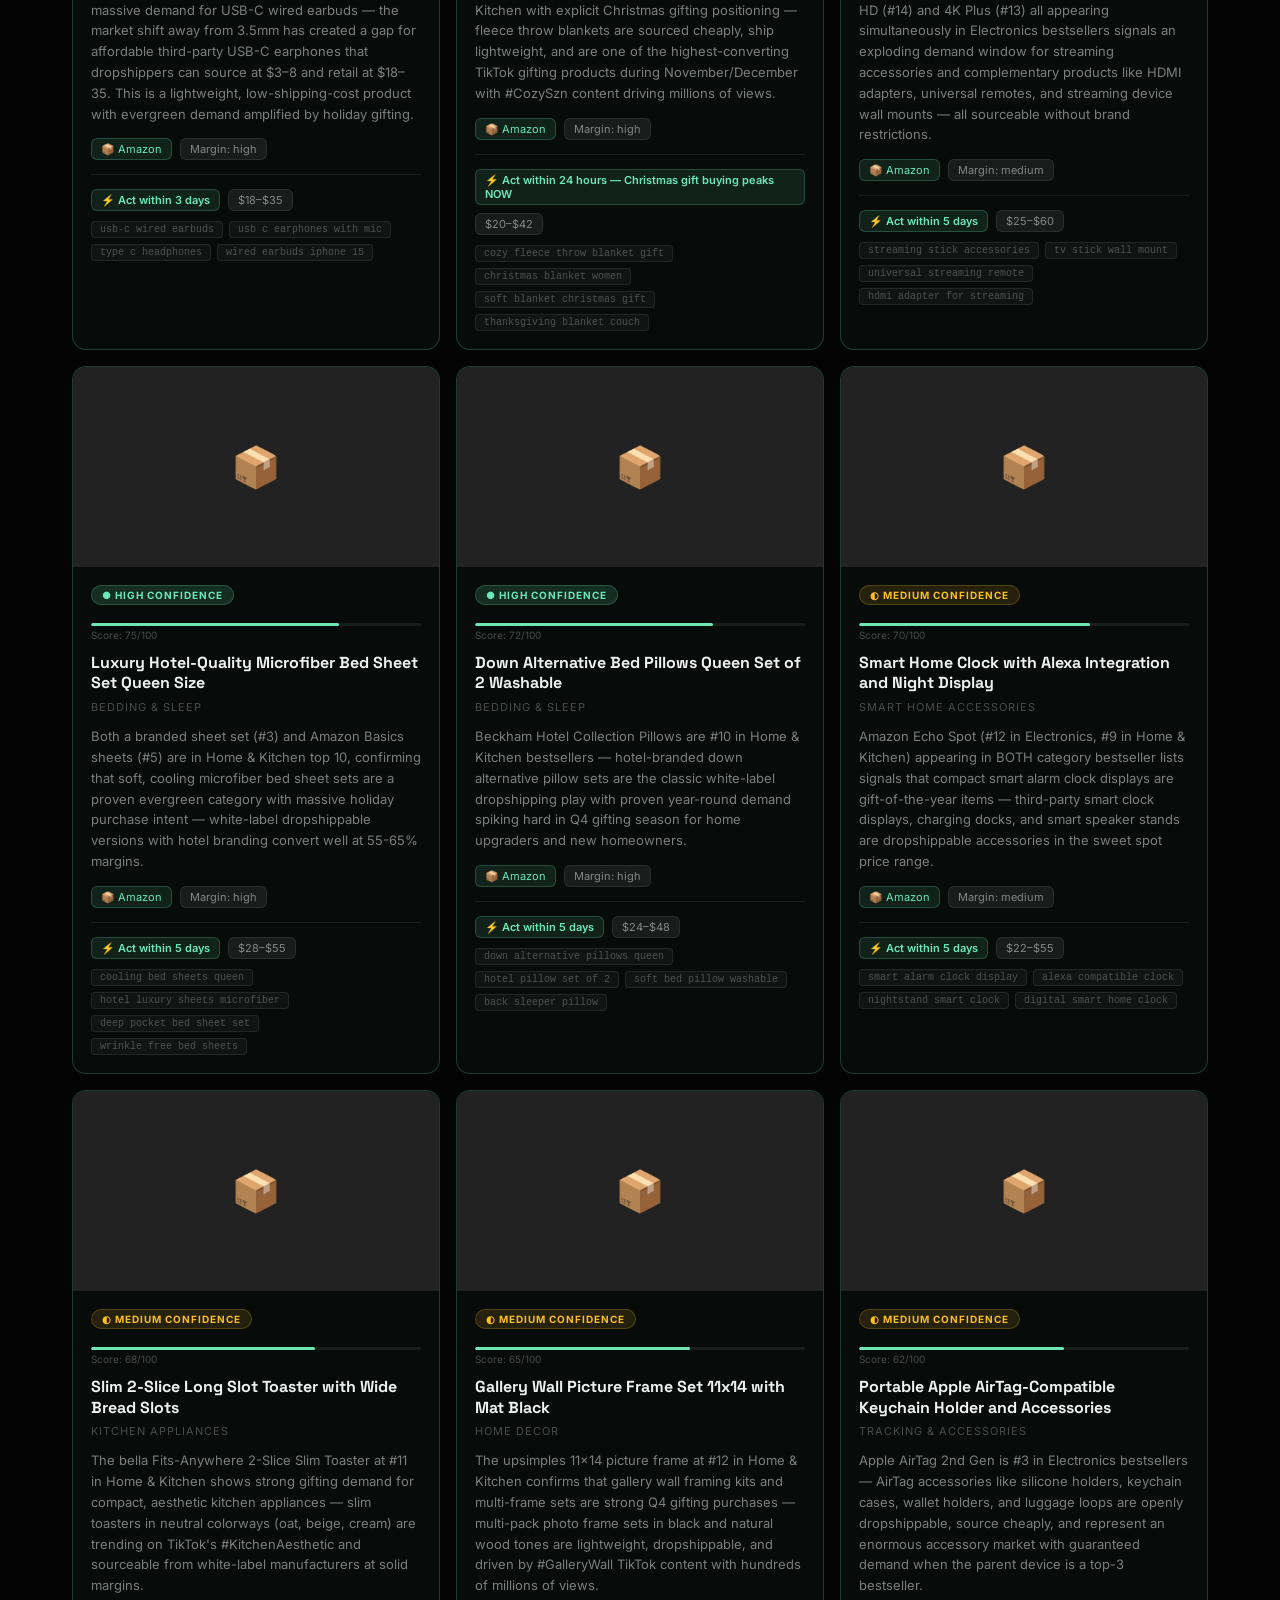
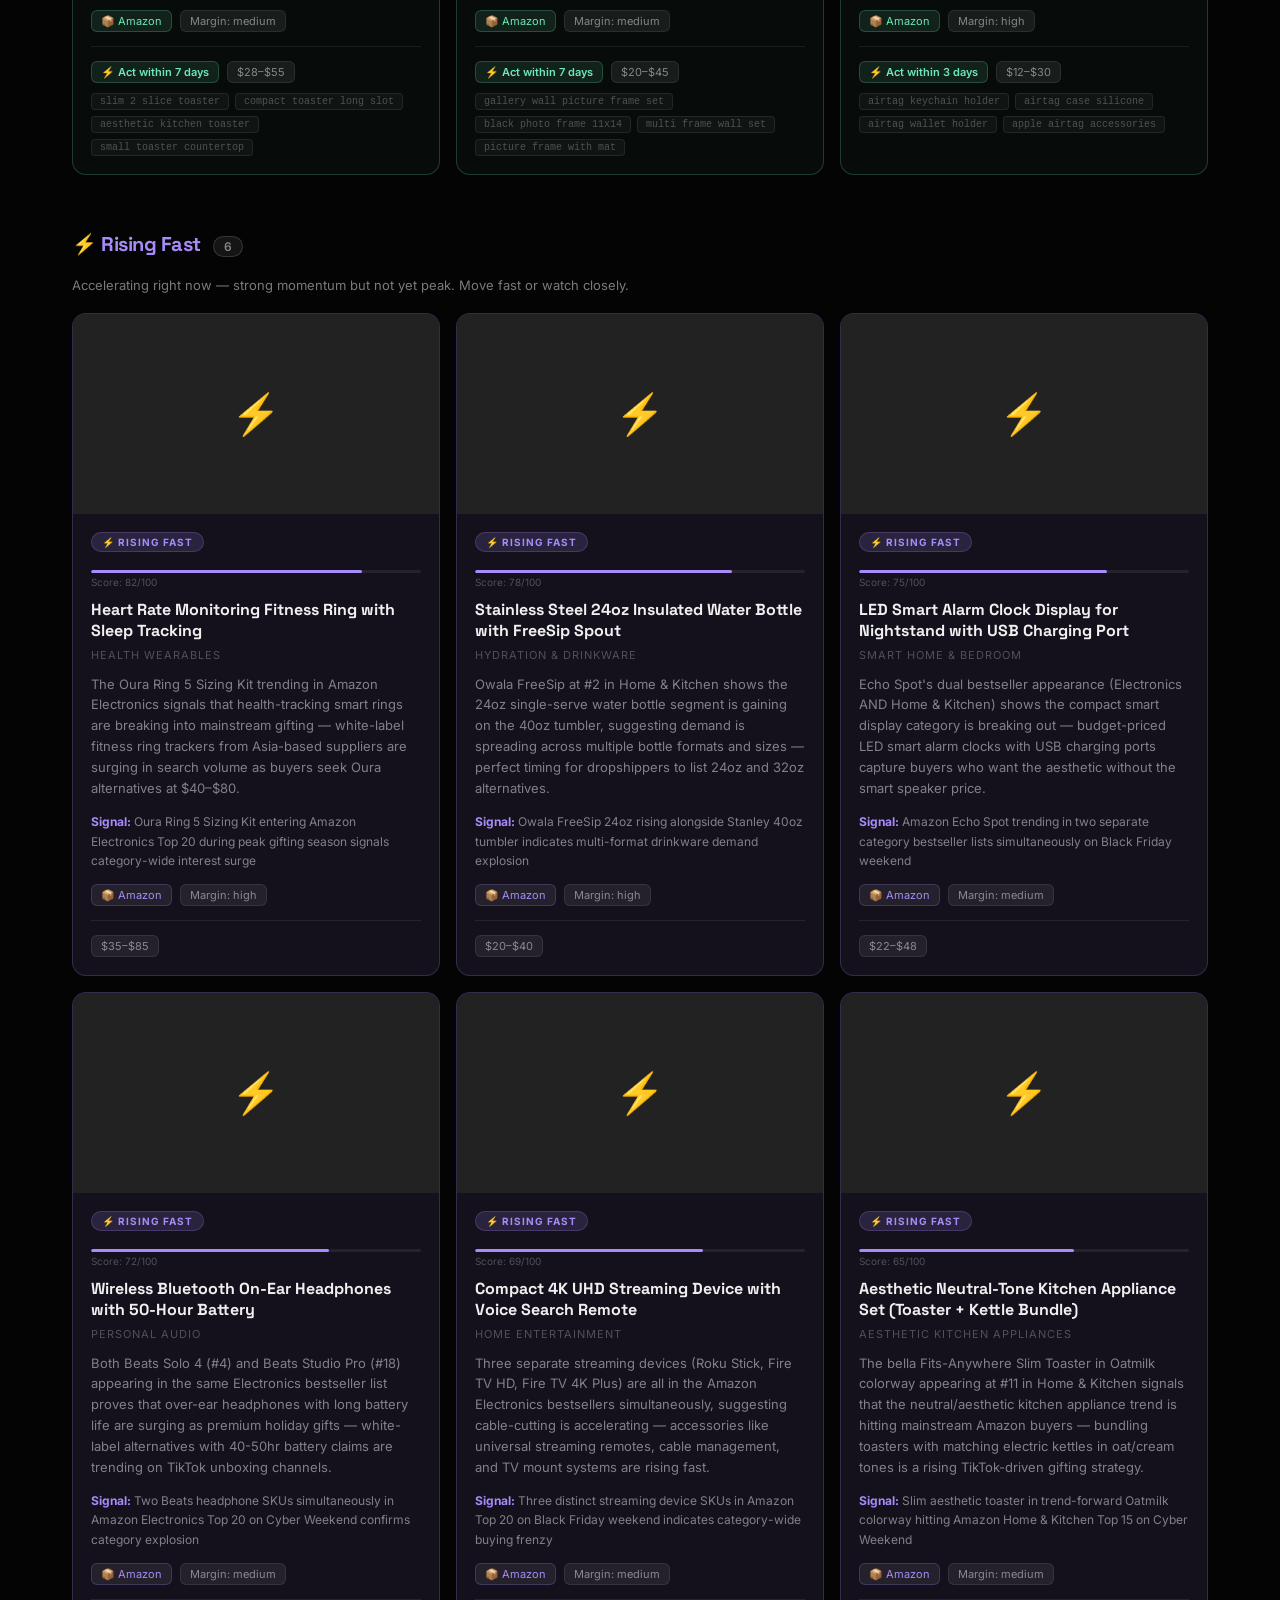
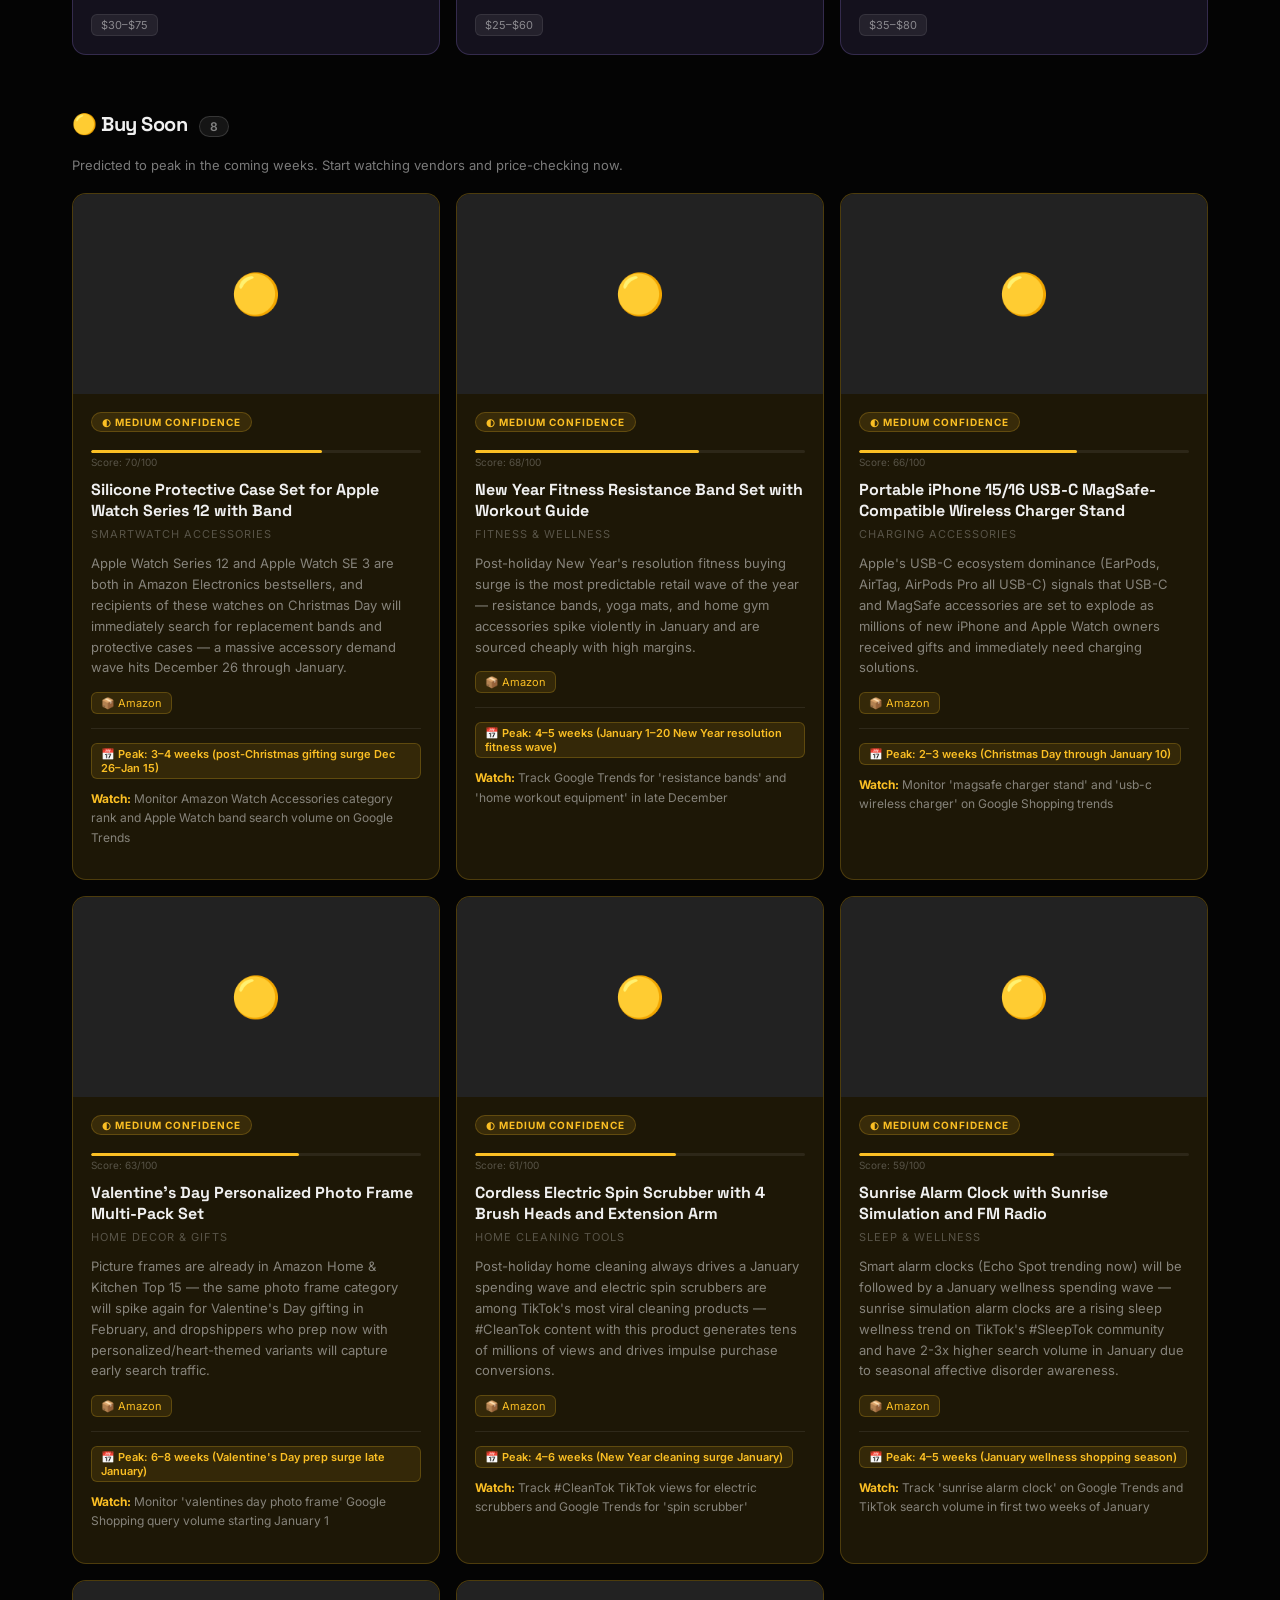
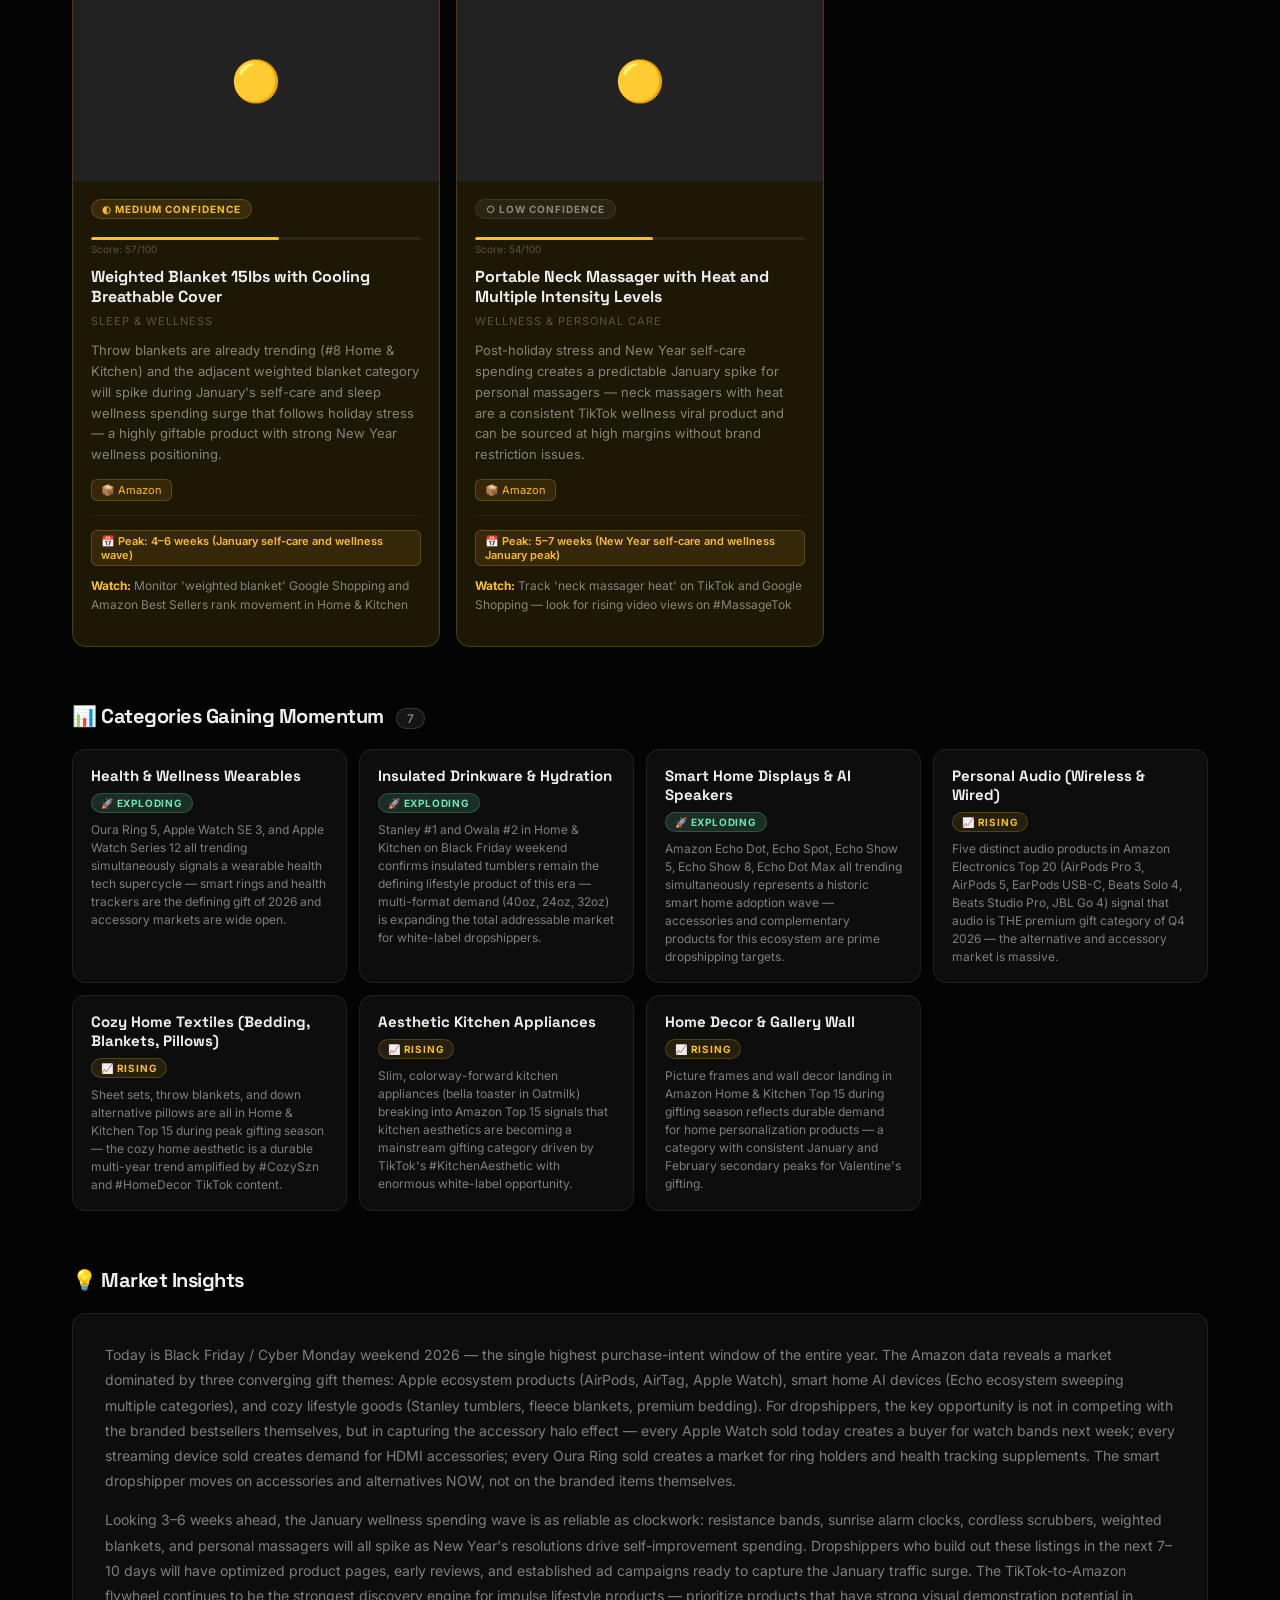
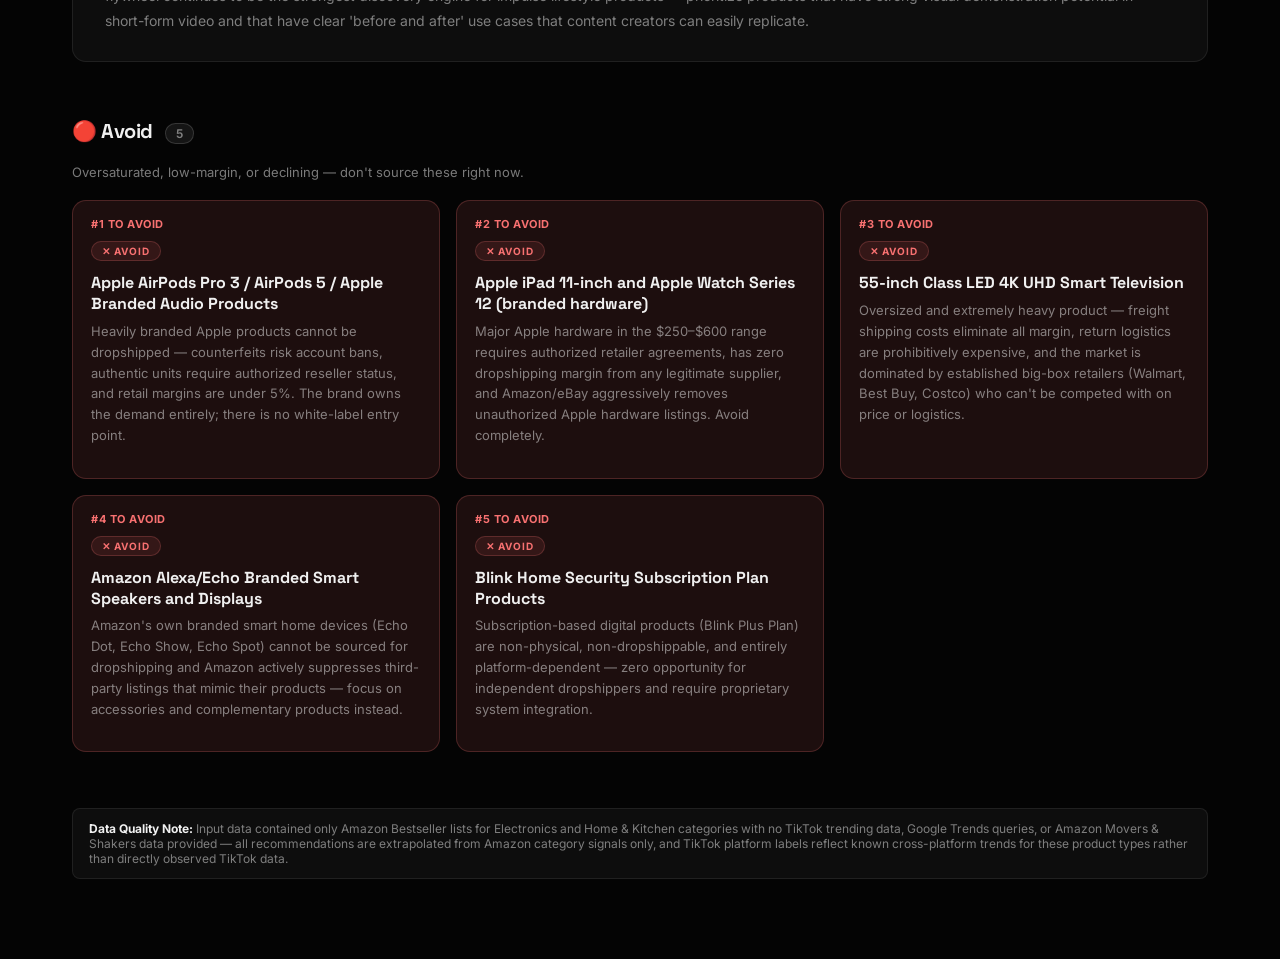
<file: trend-report.html>
<!DOCTYPE html>
<html lang="en">
<head>
  <meta charset="utf-8">
  <meta name="viewport" content="width=device-width, initial-scale=1">
  <title>Product Trend Report — Team Obsidian AI</title>
  <link rel="preconnect" href="https://fonts.googleapis.com">
  <link rel="preconnect" href="https://fonts.gstatic.com" crossorigin>
  <link href="https://fonts.googleapis.com/css2?family=Space+Grotesk:wght@400;600;700&family=Inter:wght@400;500;600&display=swap" rel="stylesheet">
  <style>
    *, *::before, *::after { margin: 0; padding: 0; box-sizing: border-box; }

    :root {
      --accent: #6ee7b7;
      --accent-dim: rgba(110,231,183,0.10);
      --accent-border: rgba(110,231,183,0.22);
      --accent-glow: rgba(110,231,183,0.25);
      --warn: #fbbf24;
      --warn-dim: rgba(251,191,36,0.10);
      --warn-border: rgba(251,191,36,0.22);
      --danger: #f87171;
      --danger-dim: rgba(248,113,113,0.10);
      --danger-border: rgba(248,113,113,0.22);
      --bg: #040404;
      --bg-2: #0a0a0a;
      --bg-3: #111;
      --surface: rgba(255,255,255,0.04);
      --surface-2: rgba(255,255,255,0.07);
      --border: rgba(255,255,255,0.08);
      --border-2: rgba(255,255,255,0.14);
      --text: #f0f0f0;
      --text-muted: rgba(240,240,240,0.50);
      --text-dim: rgba(240,240,240,0.28);
      --font-d: 'Space Grotesk', sans-serif;
      --font-b: 'Inter', sans-serif;
      --r: 14px;
      --r-sm: 8px;
    }

    html { scroll-behavior: smooth; }
    body {
      background: var(--bg);
      color: var(--text);
      font-family: var(--font-b);
      -webkit-font-smoothing: antialiased;
      min-height: 100vh;
    }

    a { color: inherit; text-decoration: none; }

    /* ── Nav ── */
    nav {
      position: sticky; top: 0; z-index: 100;
      background: rgba(4,4,4,0.85);
      backdrop-filter: blur(12px);
      border-bottom: 1px solid var(--border);
      padding: 0 32px;
    }
    .nav-inner {
      max-width: 1200px; margin: 0 auto;
      display: flex; align-items: center; gap: 32px;
      height: 56px;
    }
    .nav-logo {
      font-family: var(--font-d); font-weight: 700; font-size: 15px;
      color: var(--text); white-space: nowrap;
    }
    .nav-logo span { color: var(--accent); }
    .nav-links { display: flex; gap: 24px; margin-left: auto; }
    .nav-links a { font-size: 13px; color: var(--text-muted); transition: color .2s; }
    .nav-links a:hover { color: var(--text); }

    /* ── Layout ── */
    .page { max-width: 1200px; margin: 0 auto; padding: 48px 32px 80px; }

    /* ── Header ── */
    .report-header { margin-bottom: 48px; }
    .report-label {
      font-size: 11px; font-weight: 600; letter-spacing: 1.5px;
      text-transform: uppercase; color: var(--accent); margin-bottom: 12px;
    }
    .report-title {
      font-family: var(--font-d); font-weight: 700;
      font-size: clamp(28px, 4vw, 42px);
      letter-spacing: -1.5px; line-height: 1.05;
      margin-bottom: 16px;
    }
    .report-meta {
      display: flex; flex-wrap: wrap; align-items: center; gap: 16px;
      font-size: 13px; color: var(--text-muted);
    }
    .meta-pill {
      display: flex; align-items: center; gap: 6px;
      background: var(--surface); border: 1px solid var(--border);
      border-radius: 100px; padding: 4px 12px;
    }
    .dot { width: 6px; height: 6px; border-radius: 50%; }
    .dot-green { background: var(--accent); box-shadow: 0 0 6px var(--accent); }
    .dot-grey { background: var(--text-dim); }

    /* ── Run button ── */
    .run-btn {
      display: inline-flex; align-items: center; gap: 8px;
      background: var(--accent); color: #000;
      font-family: var(--font-d); font-weight: 700; font-size: 13px;
      border: none; border-radius: 100px; padding: 8px 20px;
      cursor: pointer; transition: opacity .15s, transform .1s;
    }
    .run-btn:hover { opacity: .88; }
    .run-btn:active { transform: scale(.97); }
    .run-btn:disabled { opacity: .4; cursor: not-allowed; }
    .run-btn .btn-spinner {
      width: 13px; height: 13px; border-radius: 50%;
      border: 2px solid rgba(0,0,0,0.25); border-top-color: #000;
      animation: spin .7s linear infinite; display: none;
    }
    .run-btn.running .btn-spinner { display: block; }
    .run-btn.running .btn-icon { display: none; }

    /* ── Pipeline log drawer ── */
    #log-drawer {
      background: #0a0a0a; border: 1px solid var(--border);
      border-radius: var(--r); padding: 16px 20px;
      margin-bottom: 32px; display: none;
    }
    #log-drawer.visible { display: block; }
    #log-title {
      font-size: 11px; font-weight: 600; letter-spacing: 1px;
      text-transform: uppercase; color: var(--text-dim); margin-bottom: 10px;
    }
    #log-output {
      font-family: monospace; font-size: 12px; line-height: 1.7;
      color: var(--text-muted); max-height: 260px; overflow-y: auto;
      white-space: pre-wrap; word-break: break-all;
    }
    #log-output .log-info  { color: #6ee7b7; }
    #log-output .log-warn  { color: #fbbf24; }
    #log-output .log-error { color: #f87171; }

    /* ── Stats bar ── */
    .stats-bar {
      display: grid; grid-template-columns: repeat(auto-fit, minmax(160px, 1fr));
      gap: 12px; margin-bottom: 48px;
    }
    .stat-card {
      background: var(--surface); border: 1px solid var(--border);
      border-radius: var(--r); padding: 16px 20px;
    }
    .stat-label { font-size: 11px; color: var(--text-dim); text-transform: uppercase; letter-spacing: 1px; margin-bottom: 6px; }
    .stat-value { font-family: var(--font-d); font-size: 24px; font-weight: 700; color: var(--accent); }

    /* ── Section ── */
    .section { margin-bottom: 56px; }
    .section-header { display: flex; align-items: baseline; gap: 12px; margin-bottom: 20px; }
    .section-title {
      font-family: var(--font-d); font-weight: 700;
      font-size: 20px; letter-spacing: -0.5px;
    }
    .section-count {
      font-size: 12px; font-weight: 600;
      background: var(--surface-2); border: 1px solid var(--border-2);
      border-radius: 100px; padding: 2px 10px; color: var(--text-muted);
    }
    .section-desc { font-size: 13px; color: var(--text-muted); margin-bottom: 20px; }

    /* ── Cards grid ── */
    .cards { display: grid; grid-template-columns: repeat(auto-fill, minmax(300px, 1fr)); gap: 16px; }

    /* ── Rising Fast color ── */
    :root {
      --rise: #a78bfa;
      --rise-dim: rgba(167,139,250,0.10);
      --rise-border: rgba(167,139,250,0.22);
    }

    /* ── Card image ── */
    .card { padding: 0; overflow: hidden; }
    .card-img-wrap {
      position: relative; width: 100%; height: 200px; overflow: hidden;
      background: var(--bg-3);
    }
    .card-img-wrap img {
      width: 100%; height: 100%; object-fit: cover;
      transition: transform .4s ease;
    }
    .card:hover .card-img-wrap img { transform: scale(1.04); }
    .card-img-placeholder {
      width: 100%; height: 100%;
      display: flex; align-items: center; justify-content: center;
      font-size: 40px; background: var(--surface-2);
    }
    .card-body { padding: 16px 18px 18px; }

    /* ── Rank badge (overlaid on image) ── */
    .rank-badge {
      position: absolute; top: 10px; right: 10px;
      font-family: var(--font-d); font-weight: 700; font-size: 13px;
      padding: 4px 10px; border-radius: 8px; line-height: 1;
      backdrop-filter: blur(4px);
    }
    .rank-1 { background: #f59e0b; color: #000; }
    .rank-2 { background: #94a3b8; color: #000; }
    .rank-3 { background: #b45309; color: #fff; }
    .rank-other { background: rgba(0,0,0,0.55); color: var(--text-muted); border: 1px solid rgba(255,255,255,0.12); }

    /* ── Score bar ── */
    .score-bar-wrap { margin: 6px 0 12px; }
    .score-bar-track {
      height: 3px; background: var(--surface-2); border-radius: 2px; overflow: hidden;
    }
    .score-bar-fill { height: 100%; border-radius: 2px; transition: width .6s ease; }
    .score-label { font-size: 10px; color: var(--text-dim); margin-top: 3px; }

    /* ── Cards ── */
    .card {
      background: var(--surface); border: 1px solid var(--border);
      border-radius: var(--r); position: relative;
      transition: border-color .2s, background .2s;
      display: flex; flex-direction: column;
    }
    .card:hover { border-color: var(--border-2); background: var(--surface-2); }
    .card--buy-now { border-color: var(--accent-border); background: rgba(110,231,183,0.04); }
    .card--buy-now:hover { background: rgba(110,231,183,0.07); }
    .card--rising { border-color: var(--rise-border); background: var(--rise-dim); }
    .card--rising:hover { background: rgba(167,139,250,0.14); }
    .card--buy-soon { border-color: var(--warn-border); background: var(--warn-dim); }
    .card--buy-soon:hover { background: rgba(251,191,36,0.14); }
    .card--avoid { border-color: var(--danger-border); background: var(--danger-dim); }

    .card-badge {
      display: inline-flex; align-items: center; gap: 5px;
      font-size: 10px; font-weight: 700; letter-spacing: 1px;
      text-transform: uppercase; border-radius: 100px;
      padding: 3px 10px; margin-bottom: 12px;
    }
    .badge-high { background: rgba(110,231,183,0.15); color: var(--accent); border: 1px solid var(--accent-border); }
    .badge-medium { background: rgba(251,191,36,0.12); color: var(--warn); border: 1px solid var(--warn-border); }
    .badge-low { background: rgba(255,255,255,0.06); color: var(--text-muted); border: 1px solid var(--border); }
    .badge-avoid { background: var(--danger-dim); color: var(--danger); border: 1px solid var(--danger-border); }

    .card-name {
      font-family: var(--font-d); font-weight: 700;
      font-size: 16px; margin-bottom: 6px; line-height: 1.3;
    }
    .card-category {
      font-size: 11px; color: var(--text-dim); text-transform: uppercase;
      letter-spacing: 1px; margin-bottom: 12px;
    }
    .card-reason {
      font-size: 13px; color: var(--text-muted); line-height: 1.6;
      margin-bottom: 14px;
    }

    .card-meta { display: flex; flex-wrap: wrap; gap: 8px; }
    .tag {
      font-size: 11px; padding: 3px 9px; border-radius: 6px;
      background: var(--surface-2); border: 1px solid var(--border);
      color: var(--text-muted);
    }
    .tag--accent { background: var(--accent-dim); border-color: var(--accent-border); color: var(--accent); }
    .tag--warn { background: var(--warn-dim); border-color: var(--warn-border); color: var(--warn); }

    .card-footer {
      margin-top: 14px; padding-top: 14px;
      border-top: 1px solid var(--border);
      display: flex; flex-wrap: wrap; gap: 8px; align-items: center;
    }
    .urgency-tag {
      font-size: 11px; font-weight: 600; color: var(--accent);
      background: var(--accent-dim); border: 1px solid var(--accent-border);
      border-radius: 6px; padding: 3px 9px;
    }
    .urgency-tag--soon { color: var(--warn); background: var(--warn-dim); border-color: var(--warn-border); }
    .price-tag {
      font-size: 11px; color: var(--text-muted);
      background: var(--surface-2); border: 1px solid var(--border);
      border-radius: 6px; padding: 3px 9px;
    }

    /* ── Search terms chips ── */
    .search-terms { margin-top: 10px; display: flex; flex-wrap: wrap; gap: 6px; }
    .search-chip {
      font-size: 10px; padding: 2px 8px; border-radius: 4px;
      background: var(--surface); border: 1px solid var(--border);
      color: var(--text-dim); font-family: monospace;
    }

    /* ── Category cards ── */
    .cat-cards { display: grid; grid-template-columns: repeat(auto-fill, minmax(220px, 1fr)); gap: 12px; }
    .cat-card {
      background: var(--surface); border: 1px solid var(--border);
      border-radius: var(--r); padding: 16px 18px;
      display: flex; flex-direction: column; gap: 8px;
    }
    .cat-name { font-family: var(--font-d); font-weight: 700; font-size: 15px; }
    .momentum-pill {
      display: inline-flex; align-items: center; gap: 5px;
      font-size: 10px; font-weight: 700; text-transform: uppercase; letter-spacing: 0.8px;
      border-radius: 100px; padding: 3px 9px; width: fit-content;
    }
    .momentum-exploding { background: rgba(110,231,183,0.15); color: var(--accent); border: 1px solid var(--accent-border); }
    .momentum-rising { background: var(--warn-dim); color: var(--warn); border: 1px solid var(--warn-border); }
    .momentum-stable { background: var(--surface-2); color: var(--text-muted); border: 1px solid var(--border); }
    .cat-reason { font-size: 12px; color: var(--text-muted); line-height: 1.5; }

    /* ── Insights ── */
    .insights-box {
      background: var(--surface); border: 1px solid var(--border);
      border-radius: var(--r); padding: 28px 32px;
    }
    .insights-text {
      font-size: 14px; color: var(--text-muted); line-height: 1.8;
      white-space: pre-wrap;
    }
    .insights-text p + p { margin-top: 14px; }

    /* ── Empty state ── */
    .empty-state {
      text-align: center; padding: 56px 24px;
      background: var(--surface); border: 1px solid var(--border);
      border-radius: var(--r);
    }
    .empty-state h3 { font-family: var(--font-d); font-size: 18px; margin-bottom: 8px; }
    .empty-state p { font-size: 13px; color: var(--text-muted); }

    /* ── Loading ── */
    #loading-overlay {
      position: fixed; inset: 0;
      background: var(--bg);
      display: flex; align-items: center; justify-content: center;
      flex-direction: column; gap: 20px;
      z-index: 999;
    }
    .spinner {
      width: 36px; height: 36px; border-radius: 50%;
      border: 2px solid var(--border-2);
      border-top-color: var(--accent);
      animation: spin .8s linear infinite;
    }
    @keyframes spin { to { transform: rotate(360deg); } }
    .loading-text { font-size: 13px; color: var(--text-muted); }

    /* ── Data quality note ── */
    .quality-note {
      background: var(--surface); border: 1px solid var(--border);
      border-radius: var(--r-sm); padding: 12px 16px;
      font-size: 12px; color: var(--text-muted);
      margin-top: 40px;
    }
    .quality-note strong { color: var(--text); }

    /* ── No data state ── */
    .no-data-banner {
      background: var(--warn-dim); border: 1px solid var(--warn-border);
      border-radius: var(--r); padding: 28px;
      text-align: center; margin-bottom: 32px;
    }
    .no-data-banner h2 { font-family: var(--font-d); font-size: 18px; color: var(--warn); margin-bottom: 8px; }
    .no-data-banner p { font-size: 13px; color: var(--text-muted); }
    code { background: var(--surface-2); border: 1px solid var(--border); border-radius: 4px; padding: 2px 6px; font-size: 12px; }

    /* ── Platform icons ── */
    .platform-icon { font-size: 10px; }

    @media (max-width: 600px) {
      .page { padding: 32px 16px 60px; }
      nav { padding: 0 16px; }
      .cards { grid-template-columns: 1fr; }
    }
  </style>
</head>
<body>

<div id="loading-overlay">
  <div class="spinner"></div>
  <div class="loading-text">Loading trend report...</div>
</div>

<nav>
  <div class="nav-inner">
    <a class="nav-logo" href="index.html">Team <span>Obsidian</span> AI</a>
    <div class="nav-links">
      <a href="index.html">Home</a>
      <a href="trend-report.html">Trend Report</a>
    </div>
  </div>
</nav>

<div class="page" id="main-content" style="display:none;">

  <div class="report-header">
    <div class="report-label">AI-Powered Analysis</div>
    <h1 class="report-title">Product Trend Report</h1>
    <div class="report-meta" id="report-meta">
      <div class="meta-pill">
        <div class="dot dot-grey" id="status-dot"></div>
        <span id="generated-at">Loading...</span>
      </div>
      <div class="meta-pill" id="sources-pill" style="display:none;">
        <span id="sources-text"></span>
      </div>
      <button class="run-btn" id="run-btn" onclick="runPipeline()">
        <span class="btn-icon">▶</span>
        <span class="btn-spinner"></span>
        <span class="btn-label">Run Pipeline Now</span>
      </button>
    </div>
  </div>

  <div id="log-drawer">
    <div id="log-title">Pipeline Output</div>
    <div id="log-output"></div>
  </div>

  <!-- No data banner (shown when pipeline hasn't run yet) -->
  <div class="no-data-banner" id="no-data-banner" style="display:none;">
    <h2>No Report Data Yet</h2>
    <p>Run the pipeline to generate your first trend report:<br><br>
      <code>cd trend_pipeline</code> &nbsp;→&nbsp;
      <code>pip install -r requirements.txt</code> &nbsp;→&nbsp;
      <code>python main.py</code>
    </p>
  </div>

  <!-- Stats bar -->
  <div class="stats-bar" id="stats-bar" style="display:none;">
    <div class="stat-card">
      <div class="stat-label">Buy Now</div>
      <div class="stat-value" id="stat-buy-now">0</div>
    </div>
    <div class="stat-card">
      <div class="stat-label">Rising Fast</div>
      <div class="stat-value" id="stat-rising-fast" style="color:var(--rise);">0</div>
    </div>
    <div class="stat-card">
      <div class="stat-label">Buy Soon</div>
      <div class="stat-value" id="stat-buy-soon">0</div>
    </div>
    <div class="stat-card">
      <div class="stat-label">Products Scanned</div>
      <div class="stat-value" id="stat-scanned">0</div>
    </div>
    <div class="stat-card">
      <div class="stat-label">Platforms</div>
      <div class="stat-value" id="stat-platforms">0</div>
    </div>
  </div>

  <!-- Buy Now -->
  <div class="section" id="buy-now-section">
    <div class="section-header">
      <h2 class="section-title">🟢 Buy Now</h2>
      <span class="section-count" id="buy-now-count">0</span>
    </div>
    <p class="section-desc">High-confidence products trending across platforms. Source these immediately — window is open now.</p>
    <div class="cards" id="buy-now-cards"></div>
  </div>

  <!-- Rising Fast -->
  <div class="section" id="rising-fast-section">
    <div class="section-header">
      <h2 class="section-title" style="color:var(--rise);">⚡ Rising Fast</h2>
      <span class="section-count" id="rising-fast-count">0</span>
    </div>
    <p class="section-desc">Accelerating right now — strong momentum but not yet peak. Move fast or watch closely.</p>
    <div class="cards" id="rising-fast-cards"></div>
  </div>

  <!-- Buy Soon -->
  <div class="section" id="buy-soon-section">
    <div class="section-header">
      <h2 class="section-title">🟡 Buy Soon</h2>
      <span class="section-count" id="buy-soon-count">0</span>
    </div>
    <p class="section-desc">Predicted to peak in the coming weeks. Start watching vendors and price-checking now.</p>
    <div class="cards" id="buy-soon-cards"></div>
  </div>

  <!-- Categories to Watch -->
  <div class="section" id="categories-section">
    <div class="section-header">
      <h2 class="section-title">📊 Categories Gaining Momentum</h2>
      <span class="section-count" id="categories-count">0</span>
    </div>
    <div class="cat-cards" id="cat-cards"></div>
  </div>

  <!-- Market Insights -->
  <div class="section" id="insights-section">
    <div class="section-header">
      <h2 class="section-title">💡 Market Insights</h2>
    </div>
    <div class="insights-box">
      <div class="insights-text" id="insights-text"></div>
    </div>
  </div>

  <!-- Avoid -->
  <div class="section" id="avoid-section">
    <div class="section-header">
      <h2 class="section-title">🔴 Avoid</h2>
      <span class="section-count" id="avoid-count">0</span>
    </div>
    <p class="section-desc">Oversaturated, low-margin, or declining — don't source these right now.</p>
    <div class="cards" id="avoid-cards"></div>
  </div>

  <div class="quality-note" id="quality-note" style="display:none;">
    <strong>Data Quality Note:</strong> <span id="quality-note-text"></span>
  </div>

</div>

<script>
  const REPORT_URL = 'trend-data.json';

  function fmtDate(iso) {
    if (!iso) return 'Unknown';
    const d = new Date(iso);
    return d.toLocaleString('en-US', {
      weekday: 'short', month: 'short', day: 'numeric',
      hour: 'numeric', minute: '2-digit', timeZoneName: 'short'
    });
  }

  function platformLabel(p) {
    const map = { amazon: '📦 Amazon', tiktok: '🎵 TikTok', google_trends: '📈 Google' };
    return map[p] || p;
  }

  function confidenceBadge(conf) {
    const c = (conf || 'medium').toLowerCase();
    if (c === 'high') return '<span class="card-badge badge-high">● High Confidence</span>';
    if (c === 'low')  return '<span class="card-badge badge-low">○ Low Confidence</span>';
    return '<span class="card-badge badge-medium">◐ Medium Confidence</span>';
  }

  function momentumClass(m) {
    const v = (m || 'stable').toLowerCase();
    if (v === 'exploding') return 'momentum-exploding';
    if (v === 'rising')    return 'momentum-rising';
    return 'momentum-stable';
  }

  function buildBuyNowCard(item) {
    const searches = (item.search_terms || []).map(t =>
      `<span class="search-chip">${esc(t)}</span>`).join('');
    const margin = item.margin_estimate
      ? `<span class="tag">Margin: ${esc(item.margin_estimate)}</span>` : '';
    const rank = item.rank || '';
    const rankClass = rank === 1 ? 'rank-1' : rank === 2 ? 'rank-2' : rank === 3 ? 'rank-3' : 'rank-other';
    const score = item.score != null ? item.score : null;
    const imgKw = (item.image_keywords || '').split(',').map(k => k.trim()).filter(Boolean).join(',');
    const imgSrc = item.image_url || (imgKw ? `https://loremflickr.com/480/260/${encodeURIComponent(imgKw)}/all` : '');

    return `
    <div class="card card--buy-now">
      <div class="card-img-wrap">
        ${imgSrc ? `<img src="${esc(imgSrc)}" alt="${esc(item.product)}" loading="lazy" onerror="this.parentElement.innerHTML='<div class=\\'card-img-placeholder\\'>📦</div>'">` : '<div class="card-img-placeholder">📦</div>'}
        ${rank ? `<span class="rank-badge ${rankClass}">#${rank}</span>` : ''}
      </div>
      <div class="card-body">
        ${confidenceBadge(item.confidence)}
        ${score != null ? `<div class="score-bar-wrap"><div class="score-bar-track"><div class="score-bar-fill" style="width:${score}%;background:var(--accent)"></div></div><div class="score-label">Score: ${score}/100</div></div>` : ''}
        <div class="card-name">${esc(item.product)}</div>
        <div class="card-category">${esc(item.category || '')}</div>
        <div class="card-reason">${esc(item.reason || '')}</div>
        <div class="card-meta">
          ${(item.platforms || []).map(p => `<span class="tag tag--accent">${platformLabel(p)}</span>`).join('')}
          ${margin}
        </div>
        <div class="card-footer">
          ${item.urgency ? `<span class="urgency-tag">⚡ ${esc(item.urgency)}</span>` : ''}
          ${item.price_range ? `<span class="price-tag">${esc(item.price_range)}</span>` : ''}
        </div>
        ${searches ? `<div class="search-terms">${searches}</div>` : ''}
      </div>
    </div>`;
  }

  function buildRisingFastCard(item) {
    const rank = item.rank || '';
    const rankClass = rank === 1 ? 'rank-1' : rank === 2 ? 'rank-2' : rank === 3 ? 'rank-3' : 'rank-other';
    const score = item.score != null ? item.score : null;
    const imgKw = (item.image_keywords || '').split(',').map(k => k.trim()).filter(Boolean).join(',');
    const imgSrc = item.image_url || (imgKw ? `https://loremflickr.com/480/260/${encodeURIComponent(imgKw)}/all` : '');

    return `
    <div class="card card--rising">
      <div class="card-img-wrap">
        ${imgSrc ? `<img src="${esc(imgSrc)}" alt="${esc(item.product)}" loading="lazy" onerror="this.parentElement.innerHTML='<div class=\\'card-img-placeholder\\'>⚡</div>'">` : '<div class="card-img-placeholder">⚡</div>'}
        ${rank ? `<span class="rank-badge ${rankClass}">#${rank}</span>` : ''}
      </div>
      <div class="card-body">
        <span class="card-badge" style="background:rgba(167,139,250,0.15);color:var(--rise);border:1px solid var(--rise-border);">⚡ Rising Fast</span>
        ${score != null ? `<div class="score-bar-wrap"><div class="score-bar-track"><div class="score-bar-fill" style="width:${score}%;background:var(--rise)"></div></div><div class="score-label">Score: ${score}/100</div></div>` : ''}
        <div class="card-name">${esc(item.product)}</div>
        <div class="card-category">${esc(item.category || '')}</div>
        <div class="card-reason">${esc(item.reason || '')}</div>
        ${item.signal ? `<div class="card-reason" style="margin-top:8px;font-size:12px;"><strong style="color:var(--rise);">Signal:</strong> ${esc(item.signal)}</div>` : ''}
        <div class="card-meta">
          ${(item.platforms || []).map(p => `<span class="tag" style="border-color:var(--rise-border);color:var(--rise)">${platformLabel(p)}</span>`).join('')}
          ${item.margin_estimate ? `<span class="tag">Margin: ${esc(item.margin_estimate)}</span>` : ''}
        </div>
        ${item.price_range ? `<div class="card-footer"><span class="price-tag">${esc(item.price_range)}</span></div>` : ''}
      </div>
    </div>`;
  }

  function buildBuySoonCard(item) {
    const rank = item.rank || '';
    const rankClass = rank === 1 ? 'rank-1' : rank === 2 ? 'rank-2' : rank === 3 ? 'rank-3' : 'rank-other';
    const score = item.score != null ? item.score : null;
    const imgKw = (item.image_keywords || '').split(',').map(k => k.trim()).filter(Boolean).join(',');
    const imgSrc = item.image_url || (imgKw ? `https://loremflickr.com/480/260/${encodeURIComponent(imgKw)}/all` : '');

    return `
    <div class="card card--buy-soon">
      <div class="card-img-wrap">
        ${imgSrc ? `<img src="${esc(imgSrc)}" alt="${esc(item.product)}" loading="lazy" onerror="this.parentElement.innerHTML='<div class=\\'card-img-placeholder\\'>🟡</div>'">` : '<div class="card-img-placeholder">🟡</div>'}
        ${rank ? `<span class="rank-badge ${rankClass}">#${rank}</span>` : ''}
      </div>
      <div class="card-body">
        ${confidenceBadge(item.confidence)}
        ${score != null ? `<div class="score-bar-wrap"><div class="score-bar-track"><div class="score-bar-fill" style="width:${score}%;background:var(--warn)"></div></div><div class="score-label">Score: ${score}/100</div></div>` : ''}
        <div class="card-name">${esc(item.product)}</div>
        <div class="card-category">${esc(item.category || '')}</div>
        <div class="card-reason">${esc(item.reason || '')}</div>
        <div class="card-meta">
          ${(item.platforms || []).map(p => `<span class="tag tag--warn">${platformLabel(p)}</span>`).join('')}
        </div>
        <div class="card-footer">
          ${item.predicted_peak ? `<span class="urgency-tag urgency-tag--soon">📅 Peak: ${esc(item.predicted_peak)}</span>` : ''}
        </div>
        ${item.watch_signal ? `<div class="card-reason" style="margin-top:10px;font-size:12px;"><strong style="color:var(--warn);">Watch:</strong> ${esc(item.watch_signal)}</div>` : ''}
      </div>
    </div>`;
  }

  function buildCatCard(item) {
    const mc = momentumClass(item.momentum);
    const emoji = item.momentum === 'exploding' ? '🚀' : item.momentum === 'rising' ? '📈' : '→';
    return `
    <div class="cat-card">
      <div class="cat-name">${esc(item.category)}</div>
      <div class="momentum-pill ${mc}">${emoji} ${esc(item.momentum || 'stable')}</div>
      <div class="cat-reason">${esc(item.reason || '')}</div>
    </div>`;
  }

  function buildAvoidCard(item) {
    const rank = item.rank || '';
    return `
    <div class="card card--avoid">
      <div class="card-body">
        ${rank ? `<div style="font-size:11px;color:var(--danger);margin-bottom:8px;font-weight:700;letter-spacing:0.5px;">#${rank} TO AVOID</div>` : ''}
        <span class="card-badge badge-avoid">✕ Avoid</span>
        <div class="card-name">${esc(item.product_type)}</div>
        <div class="card-reason">${esc(item.reason || '')}</div>
      </div>
    </div>`;
  }

  function esc(str) {
    return String(str || '').replace(/&/g,'&amp;').replace(/</g,'&lt;').replace(/>/g,'&gt;').replace(/"/g,'&quot;');
  }

  function set(id, html, prop = 'innerHTML') {
    const el = document.getElementById(id);
    if (el) el[prop] = html;
  }

  function show(id) {
    const el = document.getElementById(id);
    if (el) el.style.display = '';
  }

  async function loadReport() {
    let data = null;

    try {
      const resp = await fetch(REPORT_URL + '?t=' + Date.now());
      if (resp.ok) {
        data = await resp.json();
      }
    } catch (e) {
      console.warn('Could not load trend-data.json:', e.message);
    }

    document.getElementById('loading-overlay').style.display = 'none';
    document.getElementById('main-content').style.display = '';

    if (!data) {
      show('no-data-banner');
      set('generated-at', 'No report generated yet');
      return;
    }

    const analysis = data.analysis || {};
    const stats = data.stats || {};
    const buyNow = analysis.buy_now || [];
    const risingFast = analysis.rising_fast || [];
    const buySoon = analysis.buy_soon || [];
    const categories = analysis.categories_to_watch || [];
    const avoid = analysis.avoid || [];
    const insights = analysis.market_insights || '';

    // Header
    const dot = document.getElementById('status-dot');
    if (dot) { dot.className = 'dot dot-green'; }
    set('generated-at', 'Updated ' + fmtDate(data.generated_at));

    const platforms = Object.keys(stats.by_platform || {});
    if (platforms.length) {
      const pill = document.getElementById('sources-pill');
      if (pill) pill.style.display = '';
      set('sources-text', platforms.map(p => platformLabel(p)).join(' · '));
    }

    // Stats bar
    show('stats-bar');
    set('stat-buy-now', String(buyNow.length));
    set('stat-rising-fast', String(risingFast.length));
    set('stat-buy-soon', String(buySoon.length));
    set('stat-scanned', String(stats.total_products_scraped || 0));
    set('stat-platforms', String(platforms.length));

    // Buy Now
    if (buyNow.length) {
      set('buy-now-count', String(buyNow.length));
      set('buy-now-cards', buyNow.map(buildBuyNowCard).join(''));
    } else {
      set('buy-now-cards', '<div class="empty-state"><h3>No data yet</h3><p>Run the pipeline to generate recommendations.</p></div>');
    }

    // Rising Fast
    if (risingFast.length) {
      set('rising-fast-count', String(risingFast.length));
      set('rising-fast-cards', risingFast.map(buildRisingFastCard).join(''));
    } else {
      set('rising-fast-cards', '<div class="empty-state"><h3>No rising products yet</h3><p>Run the pipeline to generate recommendations.</p></div>');
    }

    // Buy Soon
    if (buySoon.length) {
      set('buy-soon-count', String(buySoon.length));
      set('buy-soon-cards', buySoon.map(buildBuySoonCard).join(''));
    } else {
      set('buy-soon-cards', '<div class="empty-state"><h3>No predictions yet</h3><p>Run the pipeline to generate predictions.</p></div>');
    }

    // Categories
    if (categories.length) {
      set('categories-count', String(categories.length));
      set('cat-cards', categories.map(buildCatCard).join(''));
    }

    // Insights
    if (insights) {
      const formatted = insights.split(/\n{2,}/).map(para =>
        `<p>${esc(para.trim())}</p>`).join('');
      set('insights-text', formatted);
    }

    // Avoid
    if (avoid.length) {
      set('avoid-count', String(avoid.length));
      set('avoid-cards', avoid.map(buildAvoidCard).join(''));
    }

    // Quality note
    const qn = analysis.data_quality_note;
    if (qn) {
      show('quality-note');
      set('quality-note-text', qn);
    }
  }

  loadReport();

  // ── Run Pipeline button ──────────────────────────────────────────────────
  const SERVER = 'http://localhost:8765';
  let _polling = null;

  async function runPipeline() {
    const btn = document.getElementById('run-btn');
    const drawer = document.getElementById('log-drawer');
    const logEl = document.getElementById('log-output');
    btn.classList.add('running');
    btn.disabled = true;
    btn.querySelector('.btn-label').textContent = 'Running…';
    drawer.classList.add('visible');
    logEl.textContent = '';

    try {
      const r = await fetch(SERVER + '/api/run', { method: 'POST' });
      if (!r.ok && r.status !== 409) throw new Error('Server not reachable');
    } catch(e) {
      logEl.innerHTML = '<span class="log-error">Could not reach local server.\nMake sure you opened the dashboard via server.py (run launch.bat or: python trend_pipeline/server.py)</span>';
      btn.classList.remove('running');
      btn.disabled = false;
      btn.querySelector('.btn-label').textContent = 'Run Pipeline Now';
      return;
    }

    let lastLen = 0;
    _polling = setInterval(async () => {
      try {
        const s = await fetch(SERVER + '/api/status?t=' + Date.now());
        const data = await s.json();
        const lines = data.log || [];
        if (lines.length > lastLen) {
          for (let i = lastLen; i < lines.length; i++) {
            const line = lines[i];
            const cls = line.includes('ERROR') ? 'log-error'
                      : line.includes('WARNING') ? 'log-warn'
                      : line.includes('INFO') ? 'log-info' : '';
            logEl.innerHTML += `<span class="${cls}">${esc(line)}\n</span>`;
          }
          logEl.scrollTop = logEl.scrollHeight;
          lastLen = lines.length;
        }
        if (!data.running && data.finished_at) {
          clearInterval(_polling);
          btn.classList.remove('running');
          btn.disabled = false;
          btn.querySelector('.btn-label').textContent = 'Run Pipeline Now';
          await loadReport();
        }
      } catch(_) {}
    }, 1500);
  }
</script>
</body>
</html>
</file>
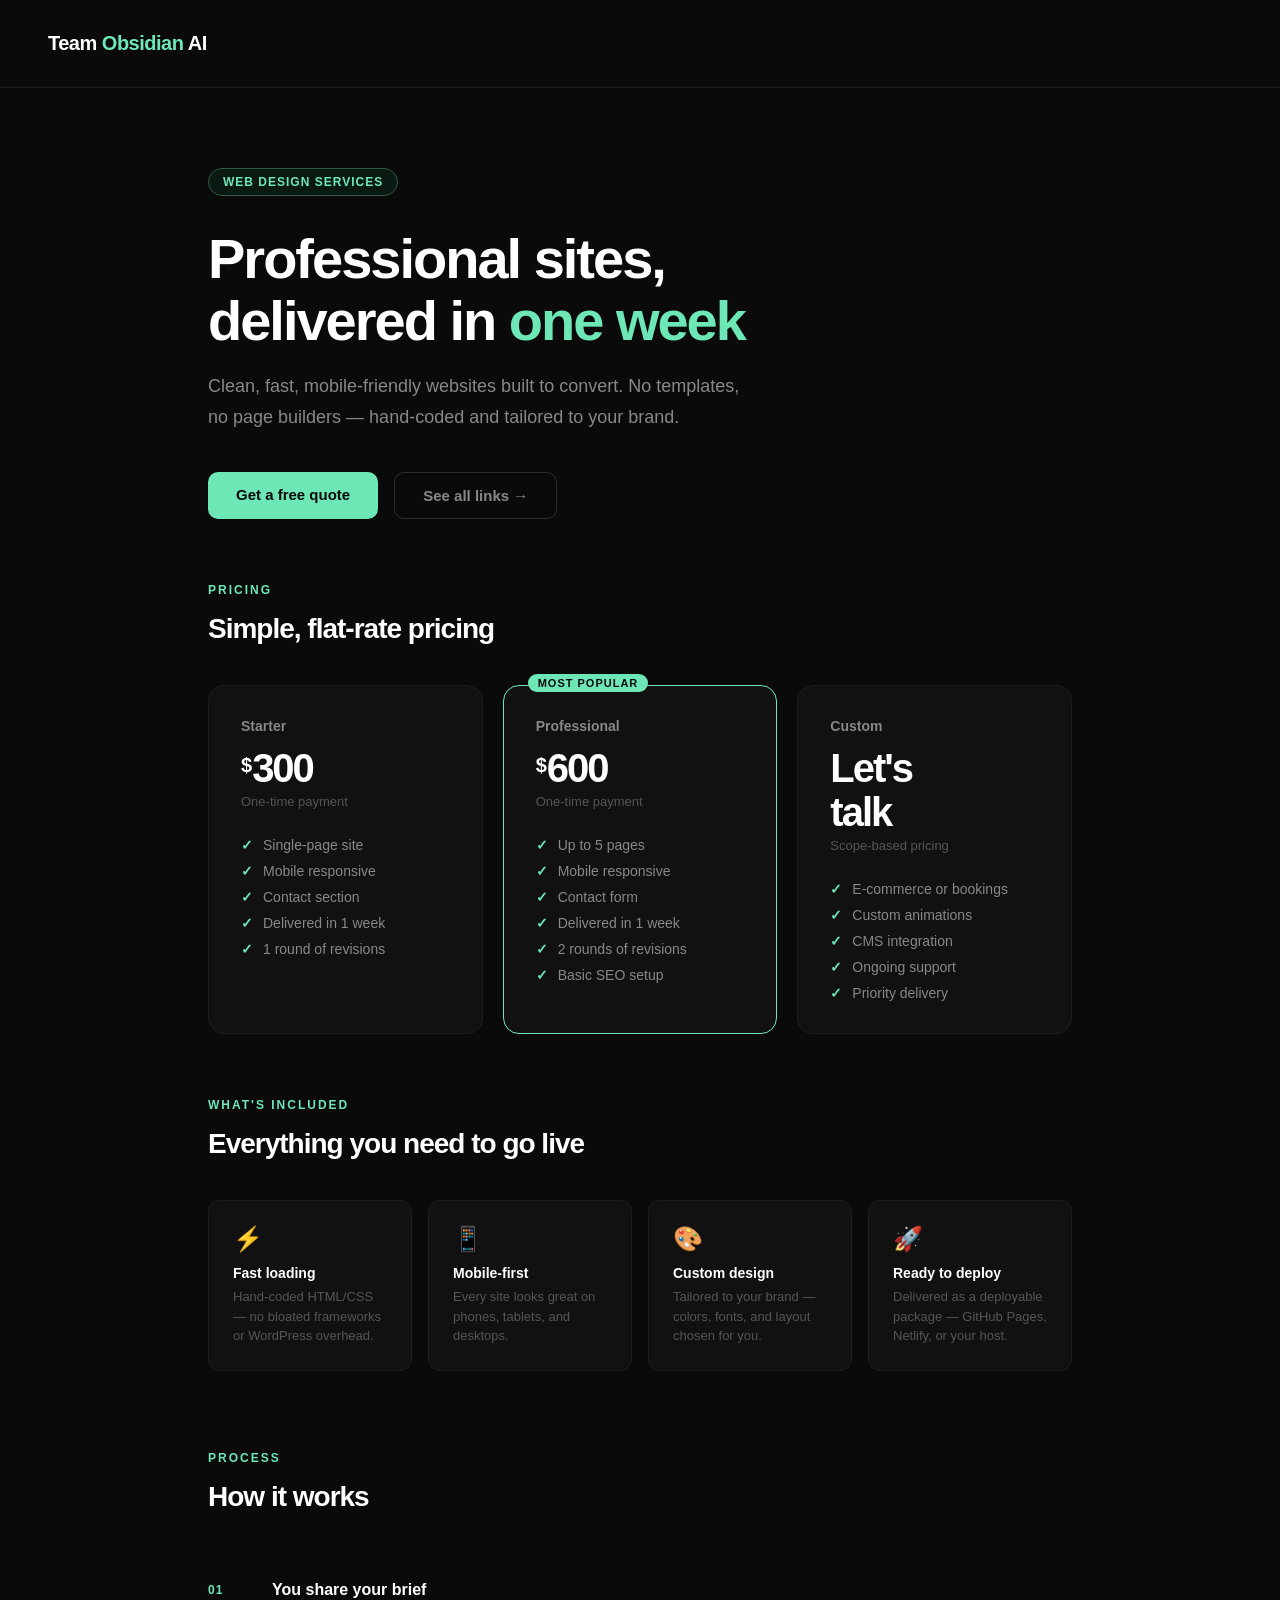
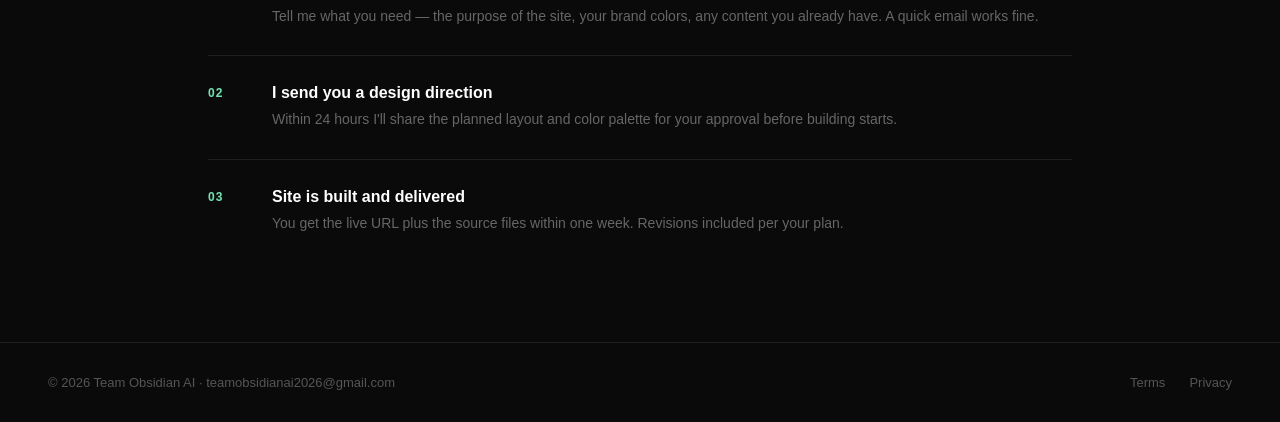
<file: web-design.html>
<!DOCTYPE html>
<html lang="en">
<head>
  <meta charset="UTF-8" />
  <meta name="viewport" content="width=device-width, initial-scale=1.0"/>
  <title>Web Design — Team Obsidian AI</title>
  <style>
    * { margin: 0; padding: 0; box-sizing: border-box; }
    body {
      font-family: -apple-system, BlinkMacSystemFont, 'Segoe UI', sans-serif;
      background: #0a0a0a;
      color: #f0f0f0;
      min-height: 100vh;
      display: flex;
      flex-direction: column;
    }
    header {
      padding: 32px 48px;
      border-bottom: 1px solid #1e1e1e;
      display: flex;
      justify-content: space-between;
      align-items: center;
    }
    .logo {
      font-size: 20px;
      font-weight: 700;
      letter-spacing: -0.5px;
      color: #fff;
      text-decoration: none;
    }
    .logo span { color: #6ee7b7; }

    /* Hero */
    .hero {
      padding: 80px 48px 64px;
      max-width: 960px;
      margin: 0 auto;
      width: 100%;
    }
    .badge {
      display: inline-block;
      background: #0a1a12;
      border: 1px solid #2e5a40;
      color: #6ee7b7;
      font-size: 12px;
      font-weight: 600;
      letter-spacing: 1px;
      text-transform: uppercase;
      padding: 6px 14px;
      border-radius: 100px;
      margin-bottom: 32px;
    }
    h1 {
      font-size: clamp(32px, 5vw, 56px);
      font-weight: 800;
      letter-spacing: -2px;
      line-height: 1.1;
      margin-bottom: 20px;
      color: #fff;
    }
    h1 span { color: #6ee7b7; }
    .hero p {
      font-size: 18px;
      color: #888;
      line-height: 1.7;
      max-width: 540px;
      margin-bottom: 40px;
    }
    .cta-row {
      display: flex;
      gap: 16px;
      flex-wrap: wrap;
    }
    .btn-primary {
      display: inline-block;
      background: #6ee7b7;
      color: #0a0a0a;
      font-size: 15px;
      font-weight: 700;
      padding: 14px 28px;
      border-radius: 10px;
      text-decoration: none;
      transition: opacity 0.2s;
    }
    .btn-primary:hover { opacity: 0.88; text-decoration: none; }
    .btn-secondary {
      display: inline-block;
      background: transparent;
      color: #888;
      font-size: 15px;
      font-weight: 600;
      padding: 14px 28px;
      border-radius: 10px;
      border: 1px solid #2e2e2e;
      text-decoration: none;
      transition: border-color 0.2s, color 0.2s;
    }
    .btn-secondary:hover { border-color: #6ee7b7; color: #6ee7b7; text-decoration: none; }

    /* Sections */
    .section {
      max-width: 960px;
      margin: 0 auto;
      padding: 0 48px 80px;
      width: 100%;
    }
    .section-label {
      font-size: 12px;
      font-weight: 700;
      letter-spacing: 2px;
      text-transform: uppercase;
      color: #6ee7b7;
      margin-bottom: 16px;
    }
    h2 {
      font-size: 28px;
      font-weight: 800;
      letter-spacing: -1px;
      color: #fff;
      margin-bottom: 40px;
    }

    /* Pricing */
    .pricing-grid {
      display: grid;
      grid-template-columns: repeat(auto-fit, minmax(260px, 1fr));
      gap: 20px;
      margin-bottom: 64px;
    }
    .plan {
      background: #111;
      border: 1px solid #1e1e1e;
      border-radius: 16px;
      padding: 32px;
      position: relative;
    }
    .plan.featured { border-color: #6ee7b7; }
    .plan-badge {
      position: absolute;
      top: -12px;
      left: 24px;
      background: #6ee7b7;
      color: #0a0a0a;
      font-size: 11px;
      font-weight: 700;
      letter-spacing: 1px;
      text-transform: uppercase;
      padding: 3px 10px;
      border-radius: 100px;
    }
    .plan-name {
      font-size: 14px;
      font-weight: 600;
      color: #888;
      margin-bottom: 12px;
    }
    .plan-price {
      font-size: 40px;
      font-weight: 800;
      letter-spacing: -2px;
      color: #fff;
      margin-bottom: 4px;
      line-height: 1.1;
    }
    .plan-price sup {
      font-size: 20px;
      letter-spacing: 0;
      vertical-align: top;
      margin-top: 8px;
      display: inline-block;
    }
    .plan-note {
      font-size: 13px;
      color: #555;
      margin-bottom: 28px;
    }
    .plan-features {
      list-style: none;
      display: flex;
      flex-direction: column;
      gap: 10px;
    }
    .plan-features li {
      font-size: 14px;
      color: #888;
      display: flex;
      align-items: flex-start;
      gap: 10px;
    }
    .plan-features li::before {
      content: '✓';
      color: #6ee7b7;
      font-weight: 700;
      flex-shrink: 0;
    }

    /* Includes */
    .include-grid {
      display: grid;
      grid-template-columns: repeat(auto-fit, minmax(200px, 1fr));
      gap: 16px;
    }
    .include-card {
      background: #111;
      border: 1px solid #1e1e1e;
      border-radius: 12px;
      padding: 24px;
    }
    .include-icon { font-size: 24px; margin-bottom: 12px; }
    .include-title { font-size: 14px; font-weight: 700; color: #fff; margin-bottom: 6px; }
    .include-desc { font-size: 13px; color: #555; line-height: 1.5; }

    /* Process */
    .steps { display: flex; flex-direction: column; }
    .step {
      display: flex;
      gap: 24px;
      padding: 28px 0;
      border-bottom: 1px solid #1e1e1e;
    }
    .step:last-child { border-bottom: none; }
    .step-num {
      font-size: 12px;
      font-weight: 700;
      color: #6ee7b7;
      letter-spacing: 1px;
      min-width: 40px;
      padding-top: 2px;
    }
    .step-content h3 { font-size: 16px; font-weight: 700; color: #fff; margin-bottom: 6px; }
    .step-content p { font-size: 14px; color: #666; line-height: 1.6; }

    /* Footer */
    footer {
      margin-top: auto;
      padding: 32px 48px;
      border-top: 1px solid #1e1e1e;
      display: flex;
      justify-content: space-between;
      align-items: center;
      flex-wrap: wrap;
      gap: 16px;
    }
    footer p { font-size: 13px; color: #555; margin: 0; }
    footer nav { display: flex; gap: 24px; }
    footer a { font-size: 13px; color: #555; text-decoration: none; }
    footer a:hover { color: #6ee7b7; }

    @media (max-width: 600px) {
      header { padding: 24px; }
      .hero { padding: 48px 24px 40px; }
      .section { padding: 0 24px 64px; }
      footer { padding: 24px; }
    }
  </style>
</head>
<body>
  <header>
    <a class="logo" href="/">Team <span>Obsidian</span> AI</a>
  </header>

  <div class="hero">
    <div class="badge">Web Design Services</div>
    <h1>Professional sites,<br/>delivered in <span>one week</span></h1>
    <p>Clean, fast, mobile-friendly websites built to convert. No templates, no page builders — hand-coded and tailored to your brand.</p>
    <div class="cta-row">
      <a href="mailto:teamobsidianai2026@gmail.com?subject=Web Design Inquiry" class="btn-primary">Get a free quote</a>
      <a href="/links.html" class="btn-secondary">See all links →</a>
    </div>
  </div>

  <div class="section">
    <div class="section-label">Pricing</div>
    <h2>Simple, flat-rate pricing</h2>
    <div class="pricing-grid">
      <div class="plan">
        <div class="plan-name">Starter</div>
        <div class="plan-price"><sup>$</sup>300</div>
        <div class="plan-note">One-time payment</div>
        <ul class="plan-features">
          <li>Single-page site</li>
          <li>Mobile responsive</li>
          <li>Contact section</li>
          <li>Delivered in 1 week</li>
          <li>1 round of revisions</li>
        </ul>
      </div>
      <div class="plan featured">
        <div class="plan-badge">Most popular</div>
        <div class="plan-name">Professional</div>
        <div class="plan-price"><sup>$</sup>600</div>
        <div class="plan-note">One-time payment</div>
        <ul class="plan-features">
          <li>Up to 5 pages</li>
          <li>Mobile responsive</li>
          <li>Contact form</li>
          <li>Delivered in 1 week</li>
          <li>2 rounds of revisions</li>
          <li>Basic SEO setup</li>
        </ul>
      </div>
      <div class="plan">
        <div class="plan-name">Custom</div>
        <div class="plan-price">Let's<br/>talk</div>
        <div class="plan-note">Scope-based pricing</div>
        <ul class="plan-features">
          <li>E-commerce or bookings</li>
          <li>Custom animations</li>
          <li>CMS integration</li>
          <li>Ongoing support</li>
          <li>Priority delivery</li>
        </ul>
      </div>
    </div>

    <div class="section-label">What's included</div>
    <h2>Everything you need to go live</h2>
    <div class="include-grid">
      <div class="include-card">
        <div class="include-icon">⚡</div>
        <div class="include-title">Fast loading</div>
        <div class="include-desc">Hand-coded HTML/CSS — no bloated frameworks or WordPress overhead.</div>
      </div>
      <div class="include-card">
        <div class="include-icon">📱</div>
        <div class="include-title">Mobile-first</div>
        <div class="include-desc">Every site looks great on phones, tablets, and desktops.</div>
      </div>
      <div class="include-card">
        <div class="include-icon">🎨</div>
        <div class="include-title">Custom design</div>
        <div class="include-desc">Tailored to your brand — colors, fonts, and layout chosen for you.</div>
      </div>
      <div class="include-card">
        <div class="include-icon">🚀</div>
        <div class="include-title">Ready to deploy</div>
        <div class="include-desc">Delivered as a deployable package — GitHub Pages, Netlify, or your host.</div>
      </div>
    </div>
  </div>

  <div class="section">
    <div class="section-label">Process</div>
    <h2>How it works</h2>
    <div class="steps">
      <div class="step">
        <div class="step-num">01</div>
        <div class="step-content">
          <h3>You share your brief</h3>
          <p>Tell me what you need — the purpose of the site, your brand colors, any content you already have. A quick email works fine.</p>
        </div>
      </div>
      <div class="step">
        <div class="step-num">02</div>
        <div class="step-content">
          <h3>I send you a design direction</h3>
          <p>Within 24 hours I'll share the planned layout and color palette for your approval before building starts.</p>
        </div>
      </div>
      <div class="step">
        <div class="step-num">03</div>
        <div class="step-content">
          <h3>Site is built and delivered</h3>
          <p>You get the live URL plus the source files within one week. Revisions included per your plan.</p>
        </div>
      </div>
    </div>
  </div>

  <footer>
    <p>© 2026 Team Obsidian AI · teamobsidianai2026@gmail.com</p>
    <nav>
      <a href="/terms.html">Terms</a>
      <a href="/privacy.html">Privacy</a>
    </nav>
  </footer>
</body>
</html>
</file>
